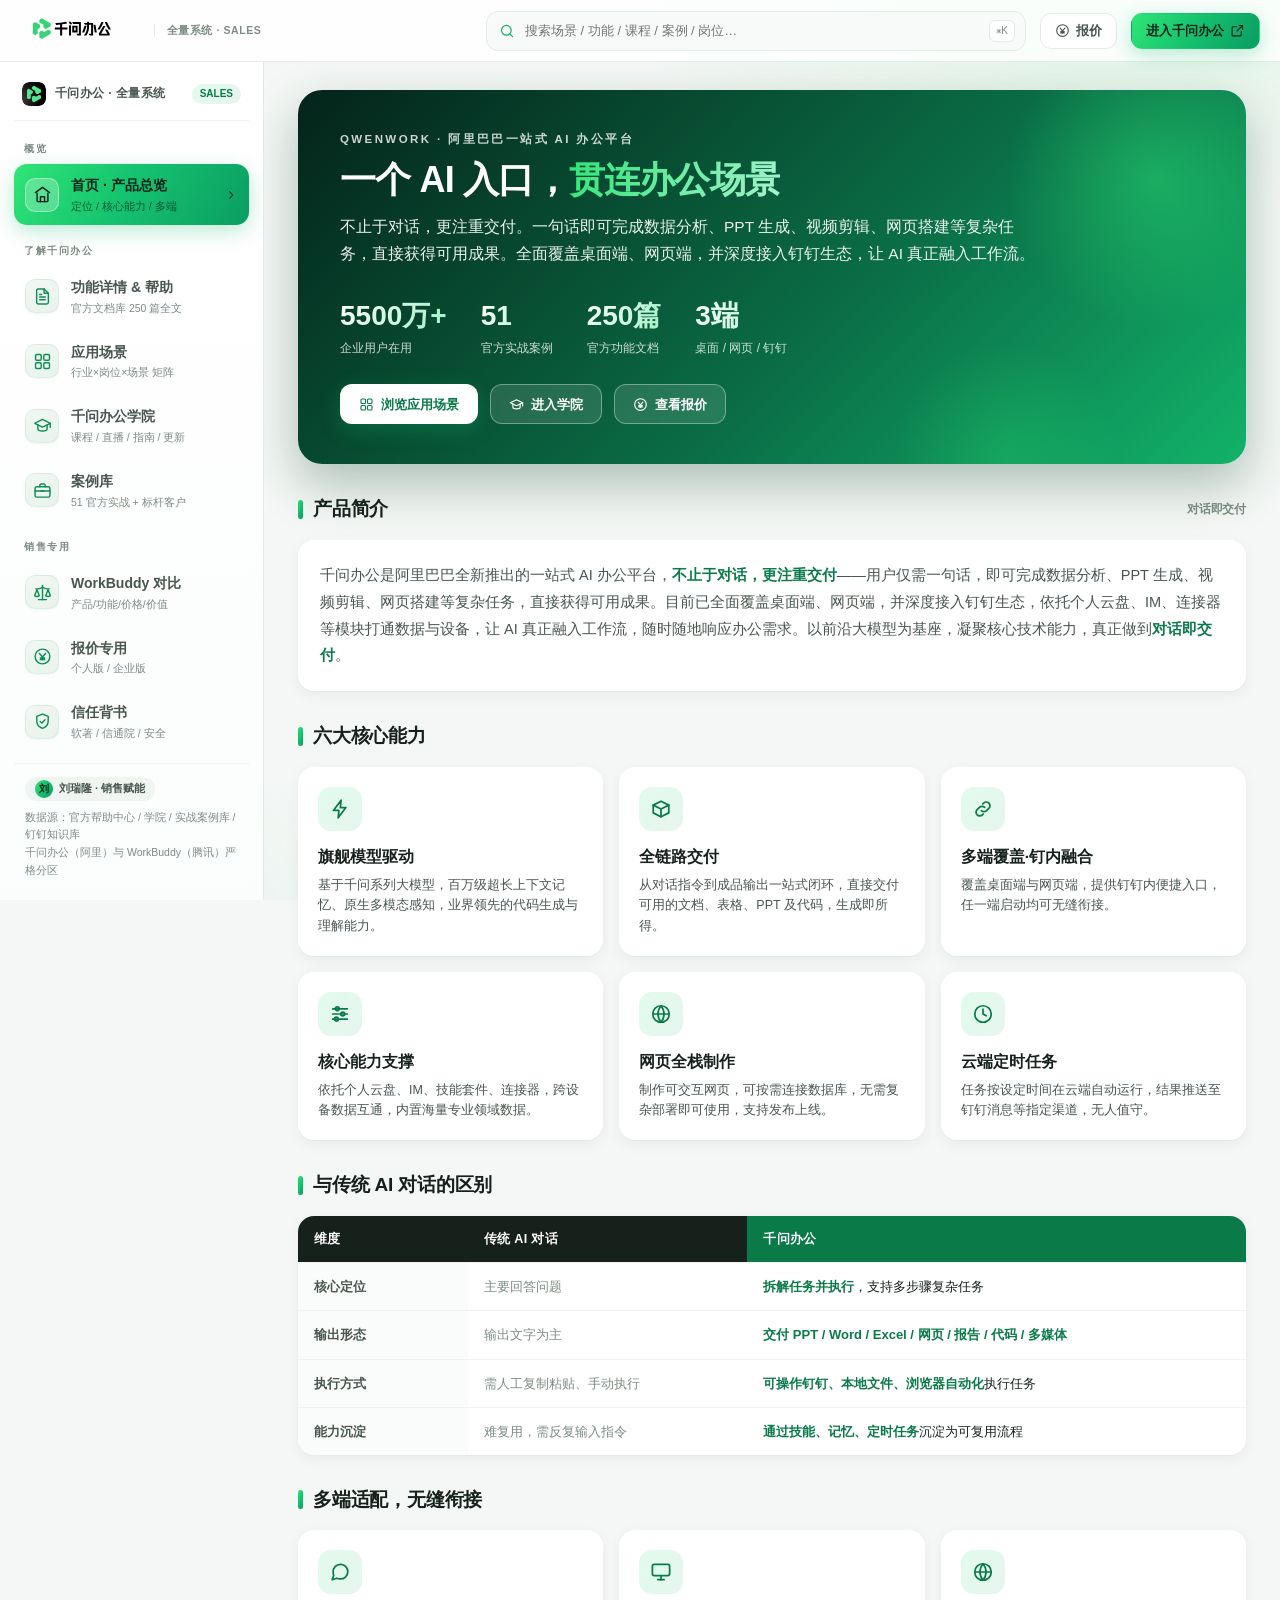
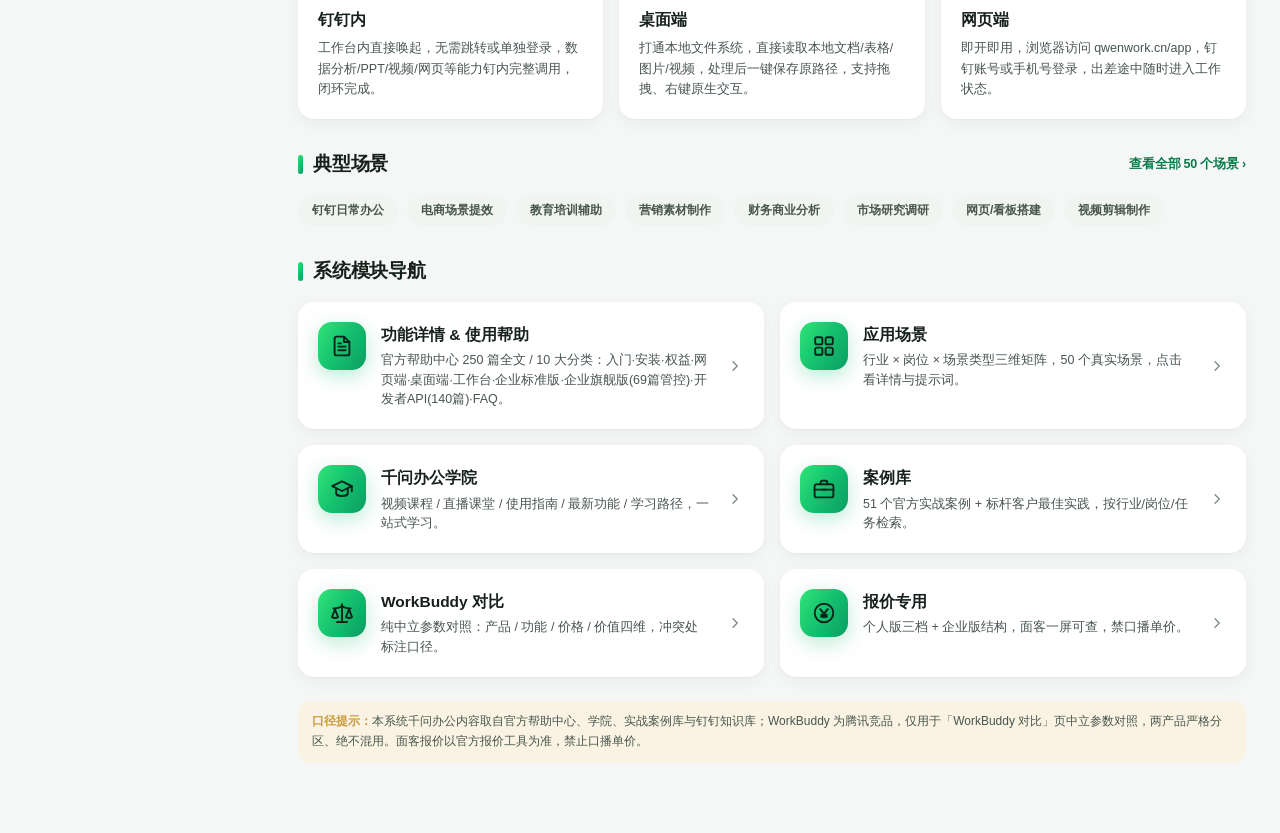
<file: index.html>
<!DOCTYPE html>
<html lang="zh-CN">
<head>
<meta charset="UTF-8">
<meta name="viewport" content="width=device-width, initial-scale=1.0">
<title>千问办公 · 全量系统 | 产品总览</title>
<link rel="icon" type="image/png" sizes="32x32" href="assets/brand/jiaoyin-favicon-32.png">
<link rel="icon" type="image/png" sizes="16x16" href="assets/brand/jiaoyin-favicon-16.png">
<link rel="apple-touch-icon" sizes="180x180" href="assets/brand/jiaoyin-favicon-180.png">
<link rel="stylesheet" href="assets/style.css">
<style>
/* ===== 进站加载动画·视频版（首次访问播放一次） ===== */
#boot-loader{position:fixed;inset:0;z-index:9999;background:#eae9ef;display:flex;align-items:center;justify-content:center;opacity:1;transition:opacity .4s ease}
#boot-loader.out{opacity:0;pointer-events:none}
#boot-inner{display:flex;flex-direction:column;align-items:center;gap:clamp(18px,3.2vh,30px)}
#boot-stage{position:relative;width:min(60vw,56vh,400px);aspect-ratio:1/1;padding:1.5px;border-radius:30px;background:linear-gradient(140deg,#2fe577 0%,#0a7a49 48%,#2fd978 100%);box-shadow:0 0 0 1px rgba(47,229,119,.16),0 14px 46px rgba(10,122,73,.16),0 0 60px rgba(47,229,119,.22)}
#boot-frame{position:relative;width:100%;height:100%;border-radius:28.5px;overflow:hidden;background:#eae9ef}
#boot-video{width:100%;height:100%;object-fit:contain;display:block}
#boot-title{font-size:clamp(15px,2.1vw,20px);letter-spacing:.16em;font-weight:600;color:#0a7a49;text-indent:.16em}
#boot-title b{color:#2fd978;margin:0 .4em;font-weight:800}
@media (prefers-reduced-motion:reduce){#boot-stage{animation:none}}
</style>
</head>
<body>
<div id="boot-loader" hidden>
  <div id="boot-inner">
    <div id="boot-stage">
      <div id="boot-frame">
        <video id="boot-video" src="assets/brand/jiaoyin-boot.mp4" autoplay muted playsinline preload="auto"></video>
      </div>
    </div>
    <div id="boot-title">千问办公<b>·</b>全量系统</div>
  </div>
</div>
<div id="topbar-slot"></div>
<nav class="sidenav" id="sidenav"></nav>
<div class="main">
  <div class="page">

    <section class="hero fade-in">
      <div class="he">QWENWORK · 阿里巴巴一站式 AI 办公平台</div>
      <h1>一个 AI 入口，<span class="hl">贯连办公场景</span></h1>
      <p>不止于对话，更注重交付。一句话即可完成数据分析、PPT 生成、视频剪辑、网页搭建等复杂任务，直接获得可用成果。全面覆盖桌面端、网页端，并深度接入钉钉生态，让 AI 真正融入工作流。</p>
      <div class="hstats">
        <div class="hs"><div class="num">5500万+</div><div class="lab">企业用户在用</div></div>
        <div class="hs"><div class="num">51</div><div class="lab">官方实战案例</div></div>
        <div class="hs"><div class="num">250篇</div><div class="lab">官方功能文档</div></div>
        <div class="hs"><div class="num">3端</div><div class="lab">桌面 / 网页 / 钉钉</div></div>
      </div>
      <div class="hbtns">
        <a class="btn pri" href="scenarios.html"><svg class="ic-svg" viewBox="0 0 24 24" fill="none" stroke="currentColor" stroke-width="1.8" stroke-linecap="round" stroke-linejoin="round"><rect x="3.2" y="3.2" width="7.2" height="7.2" rx="1.6"/><rect x="13.6" y="3.2" width="7.2" height="7.2" rx="1.6"/><rect x="3.2" y="13.6" width="7.2" height="7.2" rx="1.6"/><rect x="13.6" y="13.6" width="7.2" height="7.2" rx="1.6"/></svg>浏览应用场景</a>
        <a class="btn gho" href="academy.html"><svg class="ic-svg" viewBox="0 0 24 24" fill="none" stroke="currentColor" stroke-width="1.8" stroke-linecap="round" stroke-linejoin="round"><path d="M21.8 9.2 12 4.4 2.2 9.2 12 14z"/><path d="M6.2 11.4v5c0 1.4 2.6 2.6 5.8 2.6s5.8-1.2 5.8-2.6v-5"/><path d="M21.8 9.2v5.2"/></svg>进入学院</a>
        <a class="btn gho" href="pricing.html"><svg class="ic-svg" viewBox="0 0 24 24" fill="none" stroke="currentColor" stroke-width="1.8" stroke-linecap="round" stroke-linejoin="round"><circle cx="12" cy="12" r="9.3"/><path d="M8.2 8.2 12 12.6l3.8-4.4"/><path d="M12 12.6v3.6"/><path d="M9.2 13.8h5.6M9.2 15.8h5.6"/></svg>查看报价</a>
      </div>
    </section>

    <div class="sec-title reveal"><span class="bar"></span>产品简介<span class="cnt">对话即交付</span></div>
    <div class="card reveal" style="line-height:1.85;color:var(--ink2);font-size:14.5px">
      千问办公是阿里巴巴全新推出的一站式 AI 办公平台，<b style="color:var(--brand-deep)">不止于对话，更注重交付</b>——用户仅需一句话，即可完成数据分析、PPT 生成、视频剪辑、网页搭建等复杂任务，直接获得可用成果。目前已全面覆盖桌面端、网页端，并深度接入钉钉生态，依托个人云盘、IM、连接器等模块打通数据与设备，让 AI 真正融入工作流，随时随地响应办公需求。以前沿大模型为基座，凝聚核心技术能力，真正做到<b style="color:var(--brand-deep)">对话即交付</b>。
    </div>

    <div class="sec-title reveal"><span class="bar"></span>六大核心能力</div>
    <div class="grid g3" id="caps"></div>

    <div class="sec-title reveal"><span class="bar"></span>与传统 AI 对话的区别</div>
    <table class="cmp reveal">
      <thead><tr><th style="width:170px">维度</th><th>传统 AI 对话</th><th class="qw">千问办公</th></tr></thead>
      <tbody>
        <tr><td class="dim">核心定位</td><td class="no">主要回答问题</td><td><span class="yes">拆解任务并执行</span>，支持多步骤复杂任务</td></tr>
        <tr><td class="dim">输出形态</td><td class="no">输出文字为主</td><td><span class="yes">交付 PPT / Word / Excel / 网页 / 报告 / 代码 / 多媒体</span></td></tr>
        <tr><td class="dim">执行方式</td><td class="no">需人工复制粘贴、手动执行</td><td><span class="yes">可操作钉钉、本地文件、浏览器自动化</span>执行任务</td></tr>
        <tr><td class="dim">能力沉淀</td><td class="no">难复用，需反复输入指令</td><td><span class="yes">通过技能、记忆、定时任务</span>沉淀为可复用流程</td></tr>
      </tbody>
    </table>

    <div class="sec-title reveal"><span class="bar"></span>多端适配，无缝衔接</div>
    <div class="grid g3" id="ends"></div>

    <div class="sec-title reveal"><span class="bar"></span>典型场景<span class="more" onclick="location.href='scenarios.html'">查看全部 50 个场景 ›</span></div>
    <div class="chips reveal" id="typical" style="gap:9px"></div>

    <div class="sec-title reveal"><span class="bar"></span>系统模块导航</div>
    <div class="grid g2" id="mods"></div>

    <div class="note reveal" style="margin-top:24px"><b>口径提示：</b>本系统千问办公内容取自官方帮助中心、学院、实战案例库与钉钉知识库；WorkBuddy 为腾讯竞品，仅用于「WorkBuddy 对比」页中立参数对照，两产品严格分区、绝不混用。面客报价以官方报价工具为准，禁止口播单价。</div>

  </div>
</div>
<script src="assets/data.js"></script>
<script src="assets/cases-data.js"></script>
<script src="assets/learn-content.js"></script>
<script src="assets/app.js"></script>
<script>
initShell('index');

const CAPS=[
  {i:"zap",t:"旗舰模型驱动",d:"基于千问系列大模型，百万级超长上下文记忆、原生多模态感知，业界领先的代码生成与理解能力。"},
  {i:"box",t:"全链路交付",d:"从对话指令到成品输出一站式闭环，直接交付可用的文档、表格、PPT 及代码，生成即所得。"},
  {i:"link",t:"多端覆盖·钉内融合",d:"覆盖桌面端与网页端，提供钉钉内便捷入口，任一端启动均可无缝衔接。"},
  {i:"sliders",t:"核心能力支撑",d:"依托个人云盘、IM、技能套件、连接器，跨设备数据互通，内置海量专业领域数据。"},
  {i:"globe",t:"网页全栈制作",d:"制作可交互网页，可按需连接数据库，无需复杂部署即可使用，支持发布上线。"},
  {i:"clock",t:"云端定时任务",d:"任务按设定时间在云端自动运行，结果推送至钉钉消息等指定渠道，无人值守。"},
];
document.getElementById('caps').innerHTML=CAPS.map((c,i)=>`<div class="cap reveal" style="transition-delay:${i*40}ms"><div class="ci">${icon(c.i)}</div><h3>${c.t}</h3><p>${c.d}</p></div>`).join('');

const ENDS=[
  {i:"message",t:"钉钉内",d:"工作台内直接唤起，无需跳转或单独登录，数据分析/PPT/视频/网页等能力钉内完整调用，闭环完成。"},
  {i:"monitor",t:"桌面端",d:"打通本地文件系统，直接读取本地文档/表格/图片/视频，处理后一键保存原路径，支持拖拽、右键原生交互。"},
  {i:"globe",t:"网页端",d:"即开即用，浏览器访问 qwenwork.cn/app，钉钉账号或手机号登录，出差途中随时进入工作状态。"},
];
document.getElementById('ends').innerHTML=ENDS.map((c,i)=>`<div class="cap reveal" style="transition-delay:${i*40}ms"><div class="ci">${icon(c.i)}</div><h3>${c.t}</h3><p>${c.d}</p></div>`).join('');

const TYP=["钉钉日常办公","电商场景提效","教育培训辅助","营销素材制作","财务商业分析","市场研究调研","网页/看板搭建","视频剪辑制作"];
document.getElementById('typical').innerHTML=TYP.map(t=>`<span class="chip" onclick="location.href='scenarios.html'">${t}</span>`).join('');

const MODS=[
  {i:"docs",t:"功能详情 & 使用帮助",d:"官方帮助中心 250 篇全文 / 10 大分类：入门·安装·权益·网页端·桌面端·工作台·企业标准版·企业旗舰版(69篇管控)·开发者API(140篇)·FAQ。",h:"features.html"},
  {i:"grid",t:"应用场景",d:"行业 × 岗位 × 场景类型三维矩阵，50 个真实场景，点击看详情与提示词。",h:"scenarios.html"},
  {i:"cap",t:"千问办公学院",d:"视频课程 / 直播课堂 / 使用指南 / 最新功能 / 学习路径，一站式学习。",h:"academy.html"},
  {i:"briefcase",t:"案例库",d:"51 个官方实战案例 + 标杆客户最佳实践，按行业/岗位/任务检索。",h:"cases.html"},
  {i:"scale",t:"WorkBuddy 对比",d:"纯中立参数对照：产品 / 功能 / 价格 / 价值四维，冲突处标注口径。",h:"compare.html"},
  {i:"yuan",t:"报价专用",d:"个人版三档 + 企业版结构，面客一屏可查，禁口播单价。",h:"pricing.html"},
];
document.getElementById('mods').innerHTML=MODS.map((m,i)=>`<a class="mod reveal" style="transition-delay:${i*40}ms" href="${m.h}"><div class="mi">${icon(m.i)}</div><div><h3>${m.t}</h3><p>${m.d}</p></div><span class="go">${icon('chevron')}</span></a>`).join('');

// 触发 reveal
requestAnimationFrame(()=>document.querySelectorAll('.reveal').forEach(el=>el.classList.add('in')));

// ===== 进站加载动画（视频版）：每个会话仅首次进站播放 =====
(function(){
  const loader=document.getElementById('boot-loader');
  if(!loader) return;
  const reduced=window.matchMedia('(prefers-reduced-motion: reduce)').matches;
  if(sessionStorage.getItem('qw_boot_played')||reduced){loader.remove();return;}
  sessionStorage.setItem('qw_boot_played','1');
  loader.hidden=false;
  document.body.style.overflow='hidden';
  const video=loader.querySelector('video');
  const done=()=>{loader.classList.add('out');document.body.style.overflow='';setTimeout(()=>loader.remove(),450);};
  let finished=false;
  const finish=()=>{if(!finished){finished=true;done();}};
  video.addEventListener('ended',finish);
  video.addEventListener('error',()=>{loader.remove();document.body.style.overflow='';});
  // 兜底：ended 万一没触发（如旧浏览器），8 秒后强制结束
  setTimeout(finish,8000);
  // 视频可能已缓存并在监听前就结束
  if(video.readyState>=4&&video.ended) finish();
})();
</script>
</body>
</html>
</file>
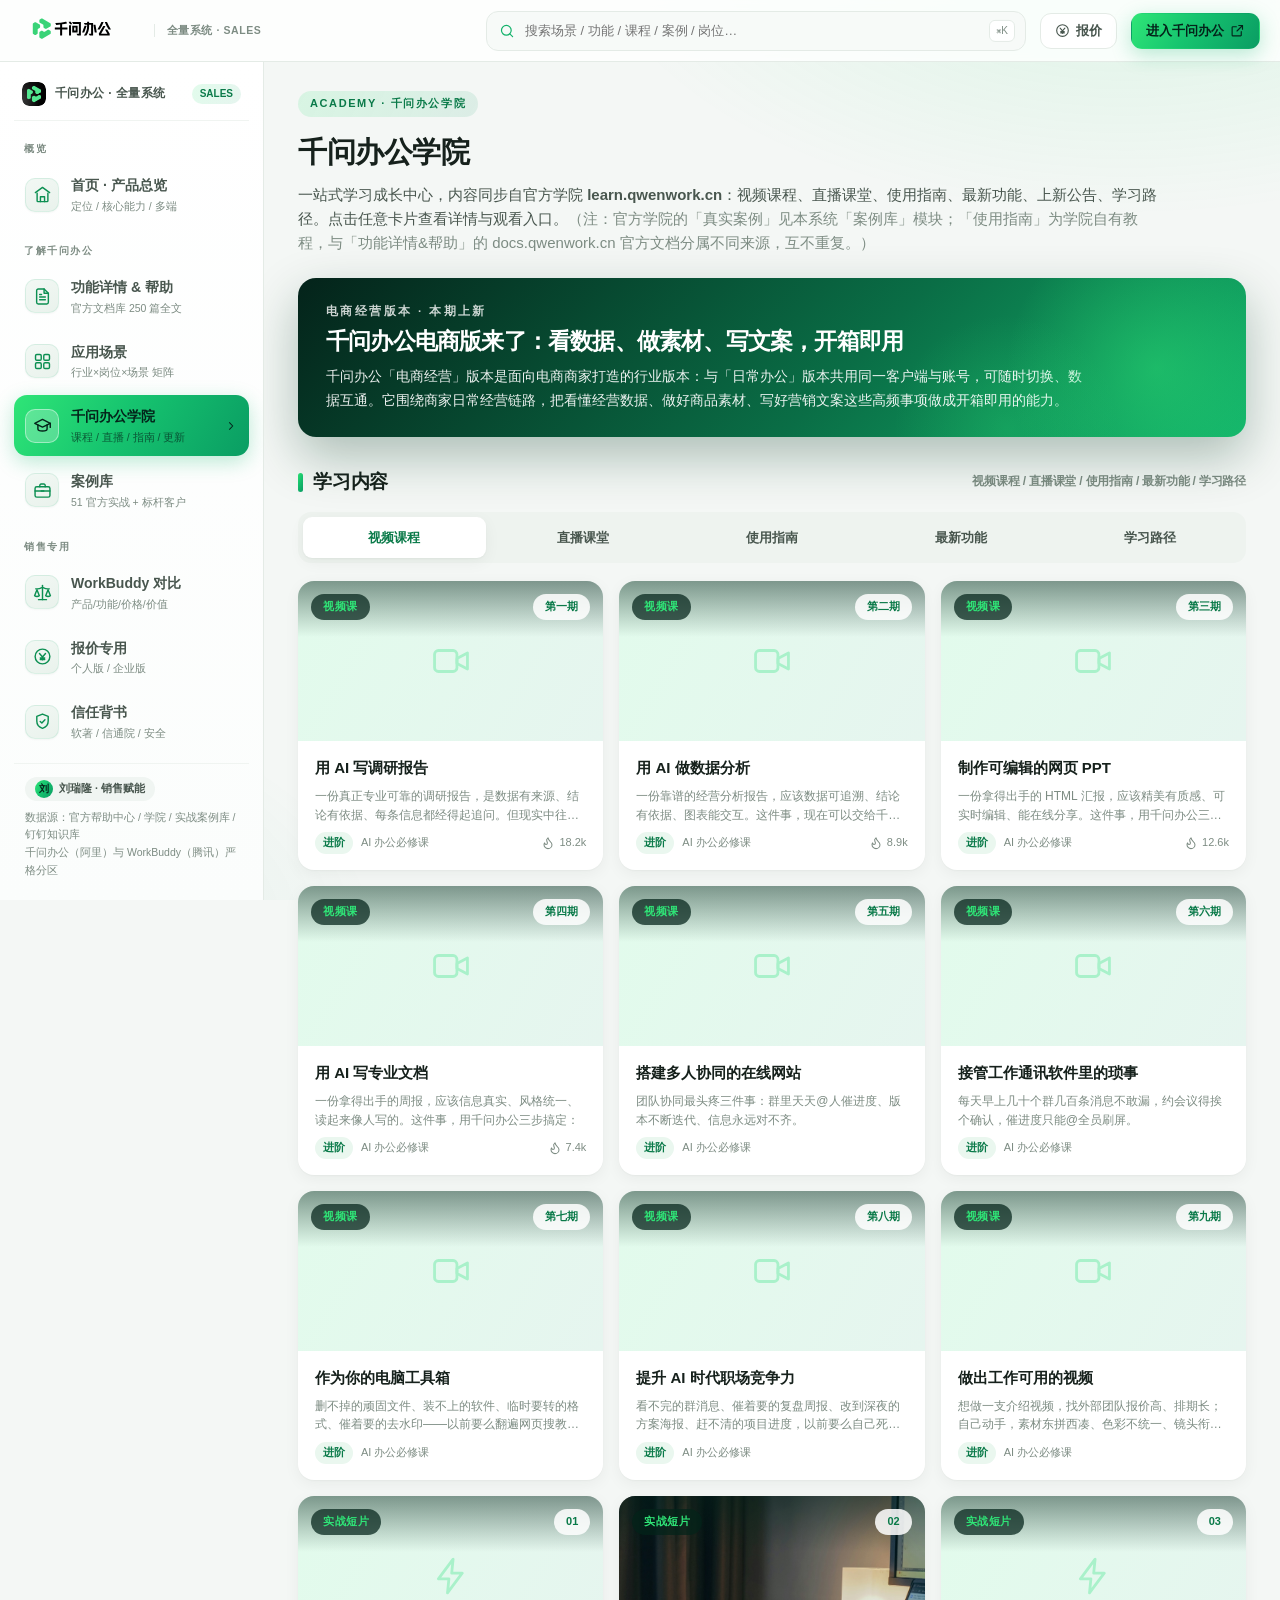
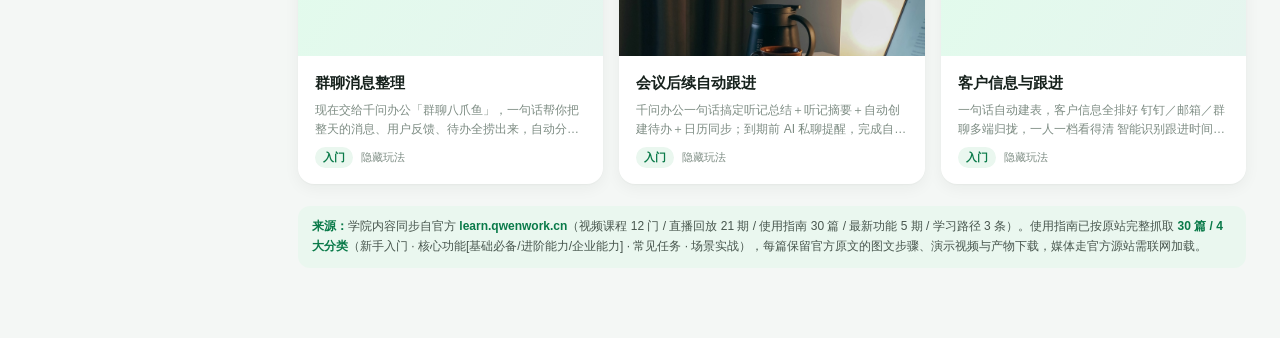
<file: academy.html>
<!DOCTYPE html>
<html lang="zh-CN">
<head>
<meta charset="UTF-8">
<meta name="viewport" content="width=device-width, initial-scale=1.0">
<title>千问办公学院 | 千问办公全量系统</title>
<link rel="icon" type="image/png" sizes="32x32" href="assets/brand/jiaoyin-favicon-32.png">
<link rel="icon" type="image/png" sizes="16x16" href="assets/brand/jiaoyin-favicon-16.png">
<link rel="apple-touch-icon" sizes="180x180" href="assets/brand/jiaoyin-favicon-180.png">
<link rel="stylesheet" href="assets/style.css">
</head>
<body>
<div id="topbar-slot"></div>
<nav class="sidenav" id="sidenav"></nav>
<div class="main">
  <div class="page">
    <div class="pagehead">
      <div class="eyebrow">ACADEMY · 千问办公学院</div>
      <h1>千问办公学院</h1>
      <p>一站式学习成长中心，内容同步自官方学院 <b>learn.qwenwork.cn</b>：视频课程、直播课堂、使用指南、最新功能、上新公告、学习路径。点击任意卡片查看详情与观看入口。<span style="color:var(--ink3)">（注：官方学院的「真实案例」见本系统「案例库」模块；「使用指南」为学院自有教程，与「功能详情&帮助」的 docs.qwenwork.cn 官方文档分属不同来源，互不重复。）</span></p>
    </div>

    <div id="newsBanner"></div>

    <div class="sec-title"><span class="bar"></span>学习内容<span class="cnt">视频课程 / 直播课堂 / 使用指南 / 最新功能 / 学习路径</span></div>
    <div class="tabs lm-tabs" id="tabs">
      <div class="tab on" data-t="course">视频课程</div>
      <div class="tab" data-t="live">直播课堂</div>
      <div class="tab" data-t="guide">使用指南</div>
      <div class="tab" data-t="update">最新功能</div>
      <div class="tab" data-t="path">学习路径</div>
    </div>
    <div id="panel"></div>

    <div class="note gr" style="margin-top:22px"><b>来源：</b>学院内容同步自官方 <b>learn.qwenwork.cn</b>（<span id="srcCount">…</span>）。使用指南已按原站完整抓取 <b>30 篇 / 4 大分类</b>（新手入门 · 核心功能[基础必备/进阶能力/企业能力] · 常见任务 · 场景实战），每篇保留官方原文的图文步骤、演示视频与产物下载，媒体走官方源站需联网加载。</div>
  </div>
</div>
<script src="assets/data.js"></script>
<script src="assets/learn-content.js"></script>
<script src="assets/guide-content.js"></script>
<script src="assets/manual-content.js"></script>
<script src="assets/app.js"></script>
<script>
initShell('academy');
const SC=(typeof siteContent!=='undefined'?siteContent:{});
const COURSES=SC.courses||[], UPDATES=SC.updates||[];
// 使用指南：优先用全量抓取的 ALL_GUIDES（30 篇 / 4 大分类，含原文图文视频），回退旧 siteContent.guides
const GUIDES=(typeof ALL_GUIDES!=='undefined'&&ALL_GUIDES.length)?ALL_GUIDES:(SC.guides||[]);
const LEARN_BASE="https://learn.qwenwork.cn/";
const PATHS=[
  {level:"入门",title:"零基础入门",items:["说清任务与要求","完成第一份初稿","通过追问改进结果"]},
  {level:"进阶",title:"日常提效",items:["组织信息与表达","分析数据与材料","核验结论与来源"]},
  {level:"高阶",title:"进阶工作流",items:["拆解复杂任务","设置复核节点","沉淀模板与流程"]},
];
function img(u){ if(!u)return ''; if(/^https?:/.test(u))return u; if(u.indexOf('local:')===0)return u.slice(6); return u.startsWith('/')?LEARN_BASE.replace(/\/$/,'')+u:LEARN_BASE+u; }
function esc(s){ return (s||'').replace(/</g,'&lt;'); }

const KIND_IC={"视频课":"video","直播回放":"live","实战短片":"zap","demo":"flask","process":"refresh"};
function courseCard(c,i){
  const cover=img(c.image);
  const fic=icon(KIND_IC[c.kind]||'cap');
  const ficA=fic.replace(/"/g,'&quot;');
  return `<div class="course reveal" data-i="${i}" style="transition-delay:${(i%12)*30}ms">
    <div class="cov">${cover?`<img src="${cover}" style="width:100%;height:100%;object-fit:cover" onerror="this.outerHTML='<span class=em>${ficA}</span>'">`:`<span class="em">${fic}</span>`}
      <span class="kind">${c.kind||'课程'}</span>${c.episode?`<span class="ep">${c.episode}</span>`:''}</div>
    <div class="cb"><h3>${c.shortTitle||c.title}</h3><div class="cd">${esc(c.desc)||''}</div>
      <div class="cm"><span class="lv">${c.level||'通用'}</span><span>${c.category||''}</span>${c.clicks?`<span class="ic-inline" style="margin-left:auto">${icon('flame')}${(c.clicks/1000).toFixed(1)}k</span>`:''}</div>
    </div></div>`;
}
function guideCard(g,i){
  const ic = g.cat==='场景实战' ? 'store'
           : g.cat==='常见任务' ? 'wrench'
           : g.cat==='常见问题' ? 'help'
           : g.sub==='企业能力' ? 'building'
           : g.sub==='进阶能力' ? 'layers'
           : g.sub==='基础必备' ? 'sliders' : 'book';
  return `<div class="cap reveal gcard" data-g="${i}" style="cursor:pointer;transition-delay:${(i%12)*25}ms">
    <div class="ci">${icon(ic)}</div>
    <h3>${esc(g.short||g.title)}</h3>
    <p>${esc(g.desc||'').slice(0,66)}</p>
    <div class="gcard-go">查看指南 →</div></div>`;
}
// 使用指南：按原站 4 大分类（核心功能再分 基础必备/进阶能力/企业能力）分组展示全部指南
function renderGuideGroups(){
  const order=[], byCat={};
  GUIDES.forEach((g,i)=>{
    const cat=g.cat||'其他';
    if(!byCat[cat]){ byCat[cat]={n:0,subOrder:[],bySub:{}}; order.push(cat); }
    const c=byCat[cat]; c.n++;
    const sk=g.sub||'';
    if(!c.bySub[sk]){ c.bySub[sk]=[]; c.subOrder.push(sk); }
    c.bySub[sk].push({g,i});
  });
  return order.map(cat=>{
    const c=byCat[cat];
    const inner=c.subOrder.map(sk=>{
      const items=c.bySub[sk];
      const subHead=sk?`<div class="gs-sub">${esc(sk)}<span>${items.length}</span></div>`:'';
      return subHead+`<div class="grid g3">${items.map(x=>guideCard(x.g,x.i)).join('')}</div>`;
    }).join('');
    return `<div class="guide-sec"><div class="gs-head"><span class="gs-bar"></span>${esc(cat)}<span class="gs-cnt">${c.n} 篇</span></div>${inner}</div>`;
  }).join('');
}
function renderPanel(t){
  const p=document.getElementById('panel');
  if(t==='course'){
    const list=COURSES.map((c,i)=>({c,i})).filter(x=>x.c.kind==='视频课'||x.c.kind==='实战短片');
    p.innerHTML=`<div class="grid g3">${list.map(x=>courseCard(x.c,x.i)).join('')}</div>`;
    bindCourses();
  } else if(t==='live'){
    const list=COURSES.map((c,i)=>({c,i})).filter(x=>x.c.kind==='直播回放');
    p.innerHTML=`<div class="grid g3">${list.map(x=>courseCard(x.c,x.i)).join('')}</div>`;
    bindCourses();
  } else if(t==='guide'){
    p.innerHTML=renderGuideGroups();
    p.querySelectorAll('[data-g]').forEach(el=>el.addEventListener('click',()=>openGuide(+el.dataset.g)));
  } else if(t==='update'){
    p.innerHTML=`<div class="tl">${UPDATES.map(u=>`
      <div class="tli reveal"><div class="td">${u.date||''} · ${u.tag||'更新'}</div><h3>${u.title}</h3><p>${esc(u.desc)||''}</p>
      ${(u.features||[]).length?`<div style="margin-top:10px;display:flex;flex-direction:column;gap:7px">${u.features.map(f=>`<div style="font-size:12.5px;color:var(--ink2)"><b style="color:var(--brand-deep)">▸ ${esc(f.title)}</b> — ${esc(f.description)||''}</div>`).join('')}</div>`:''}
      ${u.source?`<a href="${u.source}" target="_blank" style="display:inline-block;margin-top:10px;font-size:12px;color:var(--brand-deep);font-weight:650">阅读原文 ›</a>`:''}
      </div>`).join('')}</div>`;
  } else if(t==='path'){
    p.innerHTML=`<div class="grid g3">${PATHS.map((x,i)=>`<div class="path reveal" style="transition-delay:${i*60}ms"><span class="lv">${x.level}</span><h3>${x.title}</h3><ul>${x.items.map(it=>`<li>${it}</li>`).join('')}</ul></div>`).join('')}</div>
    <div class="note gr" style="margin-top:18px"><b>学习建议：</b>按「入门 → 进阶 → 高阶」循序渐进。每阶段配合对应视频课程与使用指南实践，最快上手。</div>`;
  }
  requestAnimationFrame(()=>p.querySelectorAll('.reveal').forEach(el=>el.classList.add('in')));
}
function bindCourses(){ document.querySelectorAll('.course[data-i]').forEach(el=>el.addEventListener('click',()=>openCourse(+el.dataset.i))); }

function openCourse(i){
  const c=COURSES[i]; if(!c)return;
  const cover=img(c.image);
  const vid=c.video||'';
  openModal(`
    <div class="modal-h"><button class="modal-x" data-close>${icon('x')}</button>
      <div class="eyebrow">${c.kind||'课程'} · ${c.category||''} ${c.episode||''}</div>
      <h2>${c.title}</h2>
      <div class="tags"><span class="tag">${c.level||'通用'}</span>${c.series?`<span class="tag">${c.series}</span>`:''}</div>
    </div>
    <div class="modal-b">
      ${vid?`<div class="msec"><div class="mh"><span class="mi">${icon('play')}</span>课程演示</div>
        <video controls playsinline preload="metadata" src="${vid}" style="display:block;width:100%;max-width:640px;aspect-ratio:16/9;object-fit:cover;background:#0d1512;border-radius:14px;box-shadow:var(--sh1)"></video></div>`
        :(cover?`<img src="${cover}" style="width:100%;border-radius:14px;margin-bottom:18px;box-shadow:var(--sh1)" onerror="this.style.display='none'">`:'')}
      <div class="msec"><div class="mh"><span class="mi">${icon('docs')}</span>课程介绍</div><p>${esc(c.desc)||''}</p></div>
      ${c.body?`<div class="msec"><div class="mh"><span class="mi">${icon('edit')}</span>课程要点</div><div class="prose" style="font-size:13.5px">${c.body.split('\n').filter(x=>x.trim()).map(x=>`<p>${esc(x)}</p>`).join('')}</div></div>`:''}
    </div>
    <div class="modal-f">
      ${c.watch?`<a class="btn pri sm" href="${c.watch}" target="_blank">${icon('play')}观看课程</a>`:''}
      ${c.article?`<a class="btn gho sm" href="${c.article}" target="_blank">${icon('docs')}图文详情</a>`:''}
      ${c.source?`<a class="btn gho sm" href="${c.source}" target="_blank">${icon('link')}官方来源</a>`:''}
      <span class="sp" style="font-size:11px;color:var(--ink3)">${c.clicks?'<span class="ic-inline">'+icon('flame')+c.clicks.toLocaleString()+' 次学习</span>':''}</span>
    </div>`);
}
function openCourseById(id){ const i=COURSES.findIndex(c=>c.id===id); if(i>=0){ openCourse(i); return true; } return false; }
function openGuide(i){
  const g=GUIDES[i]; if(!g)return;
  // 指南原文：新结构直接用 g.html（抓取自 learn.qwenwork.cn/docs 全文，含官方 supabase 与 /docs/assets 图文视频）；
  // 回退旧 guideArticles / manualArticles
  let art=g.html||((typeof guideArticles!=='undefined'&&guideArticles[g.id])?guideArticles[g.id]:'')
        ||((typeof manualArticles!=='undefined'&&manualArticles[g.id])?(manualArticles[g.id].html||''):'');
  art=String(art).replace(/preload="metadata"/g,'preload="auto"'); // 演示视频默认载首帧，避免打开时是空框
  const intro=g.desc||g.intro||'';
  const crumb=['使用指南',g.cat,g.sub].filter(Boolean).join(' · ');
  const courseIdx=g.course?COURSES.findIndex(c=>c.id===g.course):-1;
  const courseBtn=g.course?(courseIdx>=0
      ? `<button class="btn gho sm" onclick="openCourseById('${g.course}')">${icon('video')}相关课程</button>`
      : `<a class="btn gho sm" href="${LEARN_BASE}courses/#${g.course}" target="_blank">${icon('video')}相关课程</a>`)
    : '';
  openModal(`
    <div class="modal-h"><button class="modal-x" data-close>${icon('x')}</button>
      <div class="eyebrow">${esc(crumb)}</div><h2>${esc(g.title)}</h2>
      ${(g.cat||g.sub)?`<div class="tags">${g.cat?`<span class="tag">${esc(g.cat)}</span>`:''}${g.sub?`<span class="tag">${esc(g.sub)}</span>`:''}</div>`:''}</div>
    <div class="modal-b">
      ${intro?`<div class="msec"><div class="mh"><span class="mi">${icon('docs')}</span>简介</div><p>${esc(intro)}</p></div>`:''}
      ${art?`<div class="msec"><div class="mh"><span class="mi">${icon('book')}</span>指南全文</div><div class="prose guide-prose">${art}</div></div>`
        :((g.steps||[]).length?`<div class="msec"><div class="mh"><span class="mi">${icon('sliders')}</span>操作步骤</div><div class="steps">${g.steps.map(s=>{const txt=(typeof s==='string')?s:((s.title||s.t||'')+((s.desc||s.d)?' — '+(s.desc||s.d):''));return `<div class="step"><span class="no"></span><span class="st">${esc(txt)}</span></div>`;}).join('')}</div></div>`:'')}
      ${g.callout?`<div class="note gr"><b>提示：</b>${esc(typeof g.callout==='string'?g.callout:(g.callout.text||''))}</div>`:''}
    </div>
    <div class="modal-f"><a class="btn pri sm" href="${g.source||LEARN_BASE}" target="_blank">${icon('cap')}官方学院 · 完整指南</a>${courseBtn}</div>`);
}

document.getElementById('tabs').addEventListener('click',e=>{
  const t=e.target.closest('.tab'); if(!t)return;
  document.querySelectorAll('.tab').forEach(x=>x.classList.remove('on')); t.classList.add('on');
  renderPanel(t.dataset.t);
});
// 深链 #c-id / #g-id / #u-id
(function(){const h=location.hash.slice(1);
  if(h.startsWith('c-')){const id=h.slice(2);const i=COURSES.findIndex(c=>c.id===id);if(i>=0){document.querySelector('[data-t="course"]').click();setTimeout(()=>openCourse(i),150);return;}}
  if(h.startsWith('g-')){const id=h.slice(2);const i=GUIDES.findIndex(g=>g.id===id);if(i>=0){document.querySelector('[data-t="guide"]').click();setTimeout(()=>openGuide(i),150);return;}}
  if(h.startsWith('u-')){document.querySelector('[data-t="update"]').click();return;}
})();
renderPanel('course');
// 上新公告横幅（learn.qwenwork.cn announcement 模块）
(function(){const el=document.getElementById('newsBanner');if(!el)return;
  const a=SC.announcement; if(!a||!a.enabled)return;
  const title=(Array.isArray(a.title)?a.title.join(''):a.title)||'';
  const desc=(Array.isArray(a.description)?a.description.join(' '):a.description)||'';
  const href=(a.primaryHref||'').replace('learn.qwenwork.host','learn.qwenwork.cn');
  el.innerHTML=`<div class="hero reveal in" style="padding:24px 28px;margin-bottom:20px;border-radius:18px">
    <div class="he">${esc(a.kicker||'')} · ${esc(a.entryLabel||'本期上新')}</div>
    <h1 style="font-size:23px;margin:8px 0 10px">${esc(title)}</h1>
    <p style="font-size:13.5px;max-width:760px">${esc(desc).slice(0,180)}${desc.length>180?'…':''}</p>
  </div>`;})();
(function(){const el=document.getElementById('srcCount');if(!el)return;
  const vid=COURSES.filter(c=>c.kind==='视频课'||c.kind==='实战短片').length;
  const live=COURSES.filter(c=>c.kind==='直播回放').length;
  el.textContent=`视频课程 ${vid} 门 / 直播回放 ${live} 期 / 使用指南 ${GUIDES.length} 篇 / 最新功能 ${UPDATES.length} 期 / 学习路径 ${PATHS.length} 条`;})();
</script>
</body>
</html>
</file>
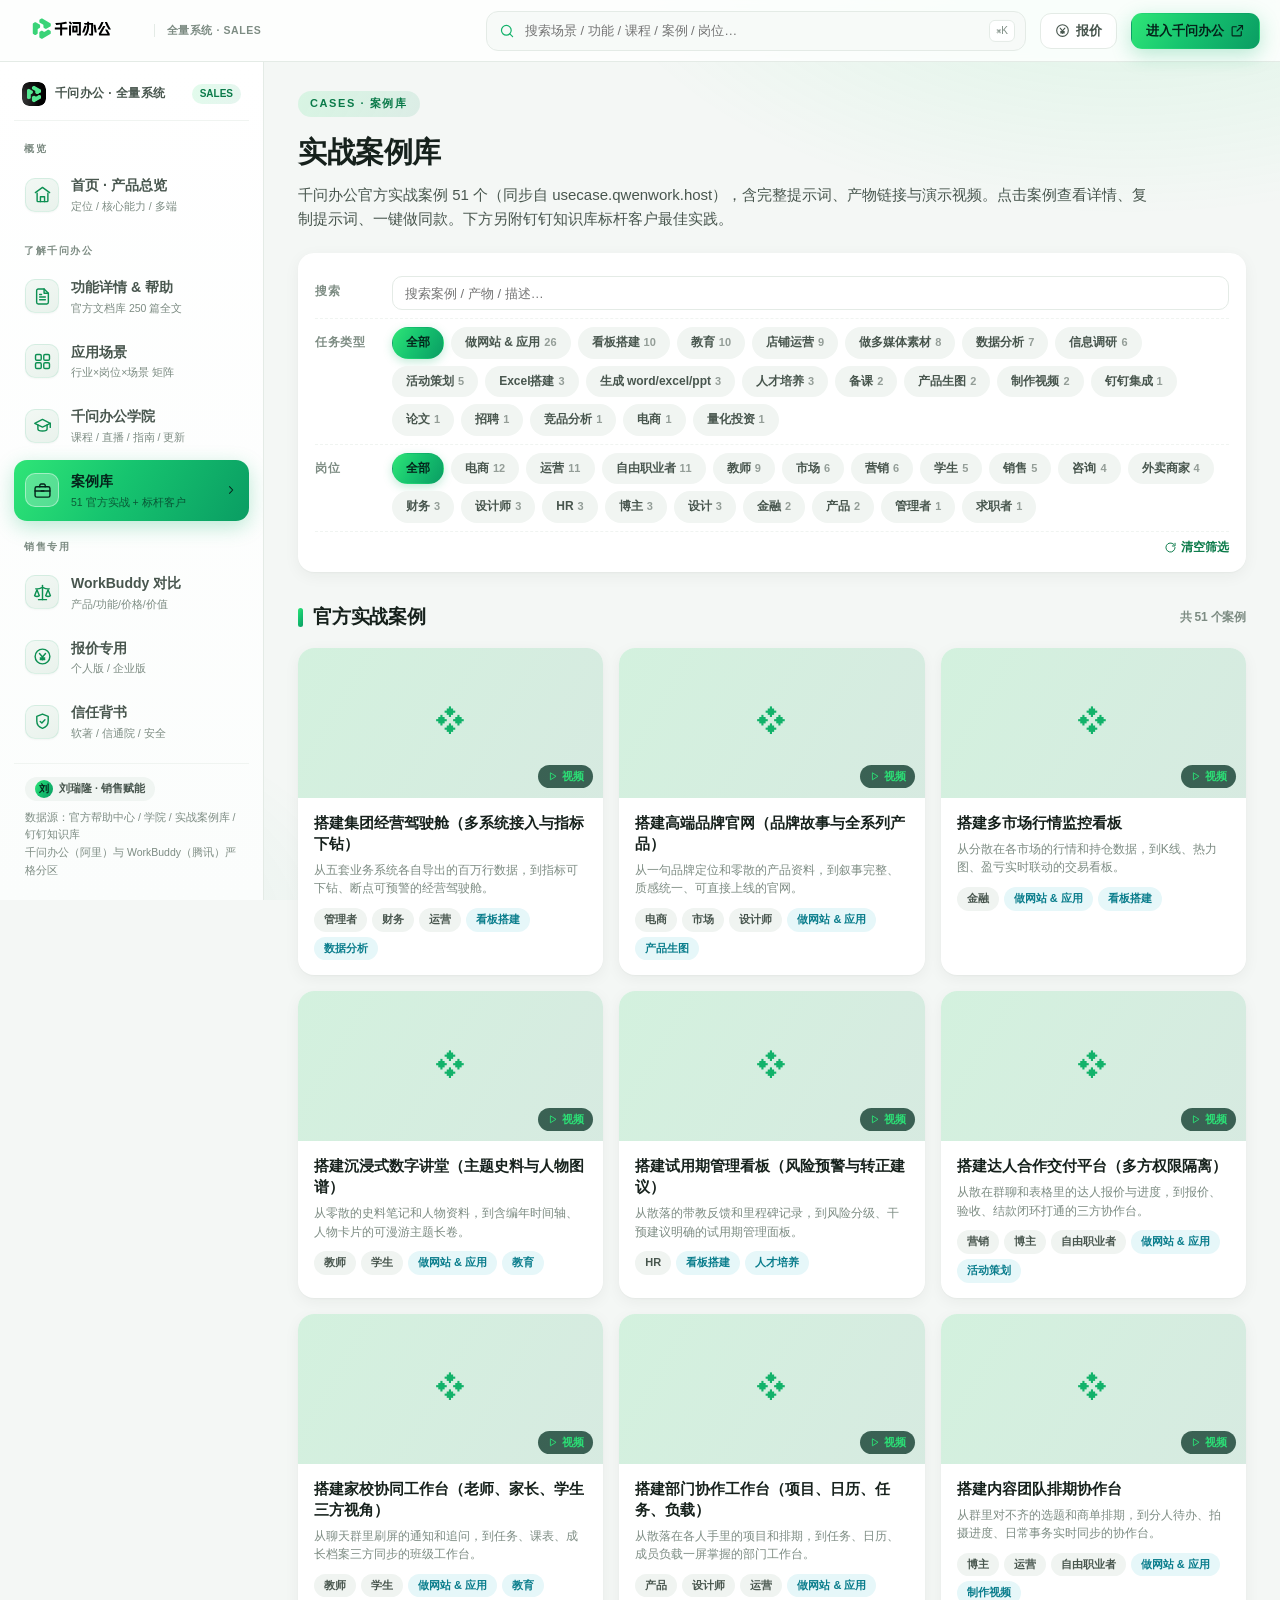
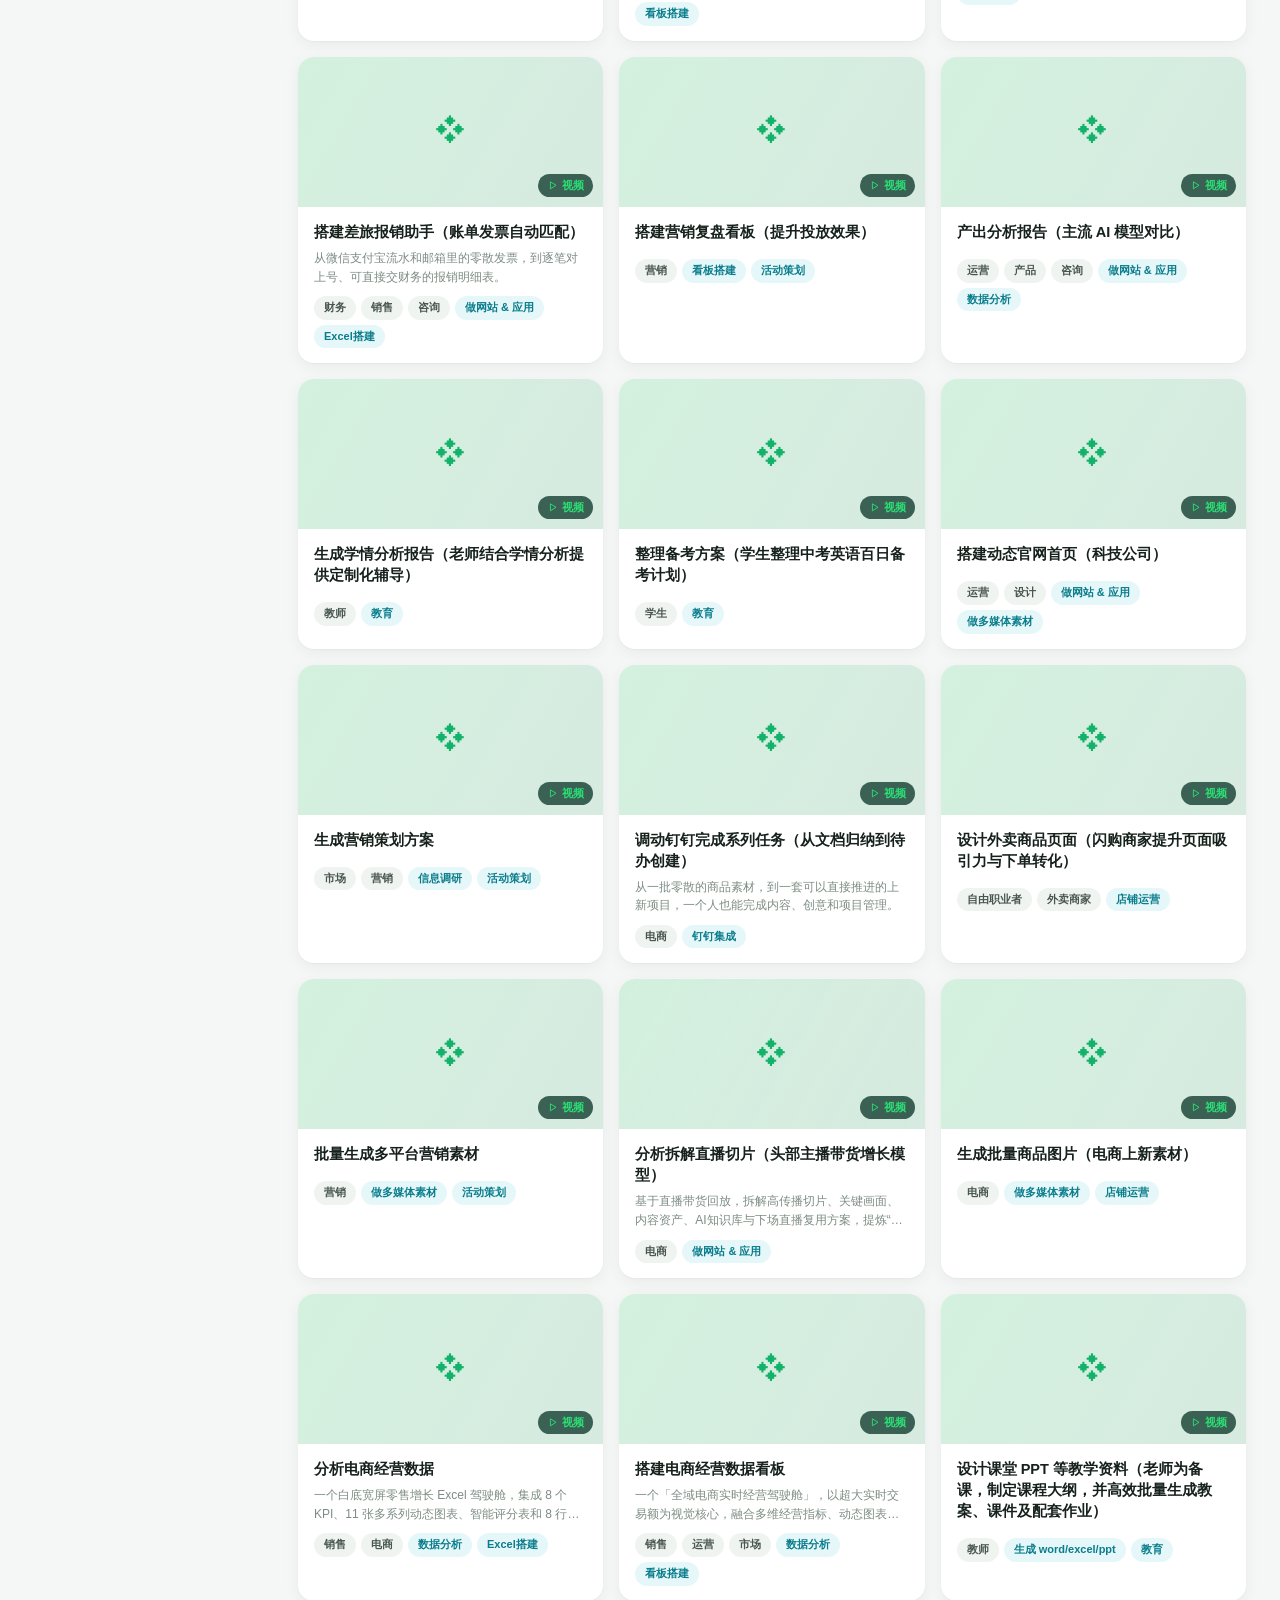
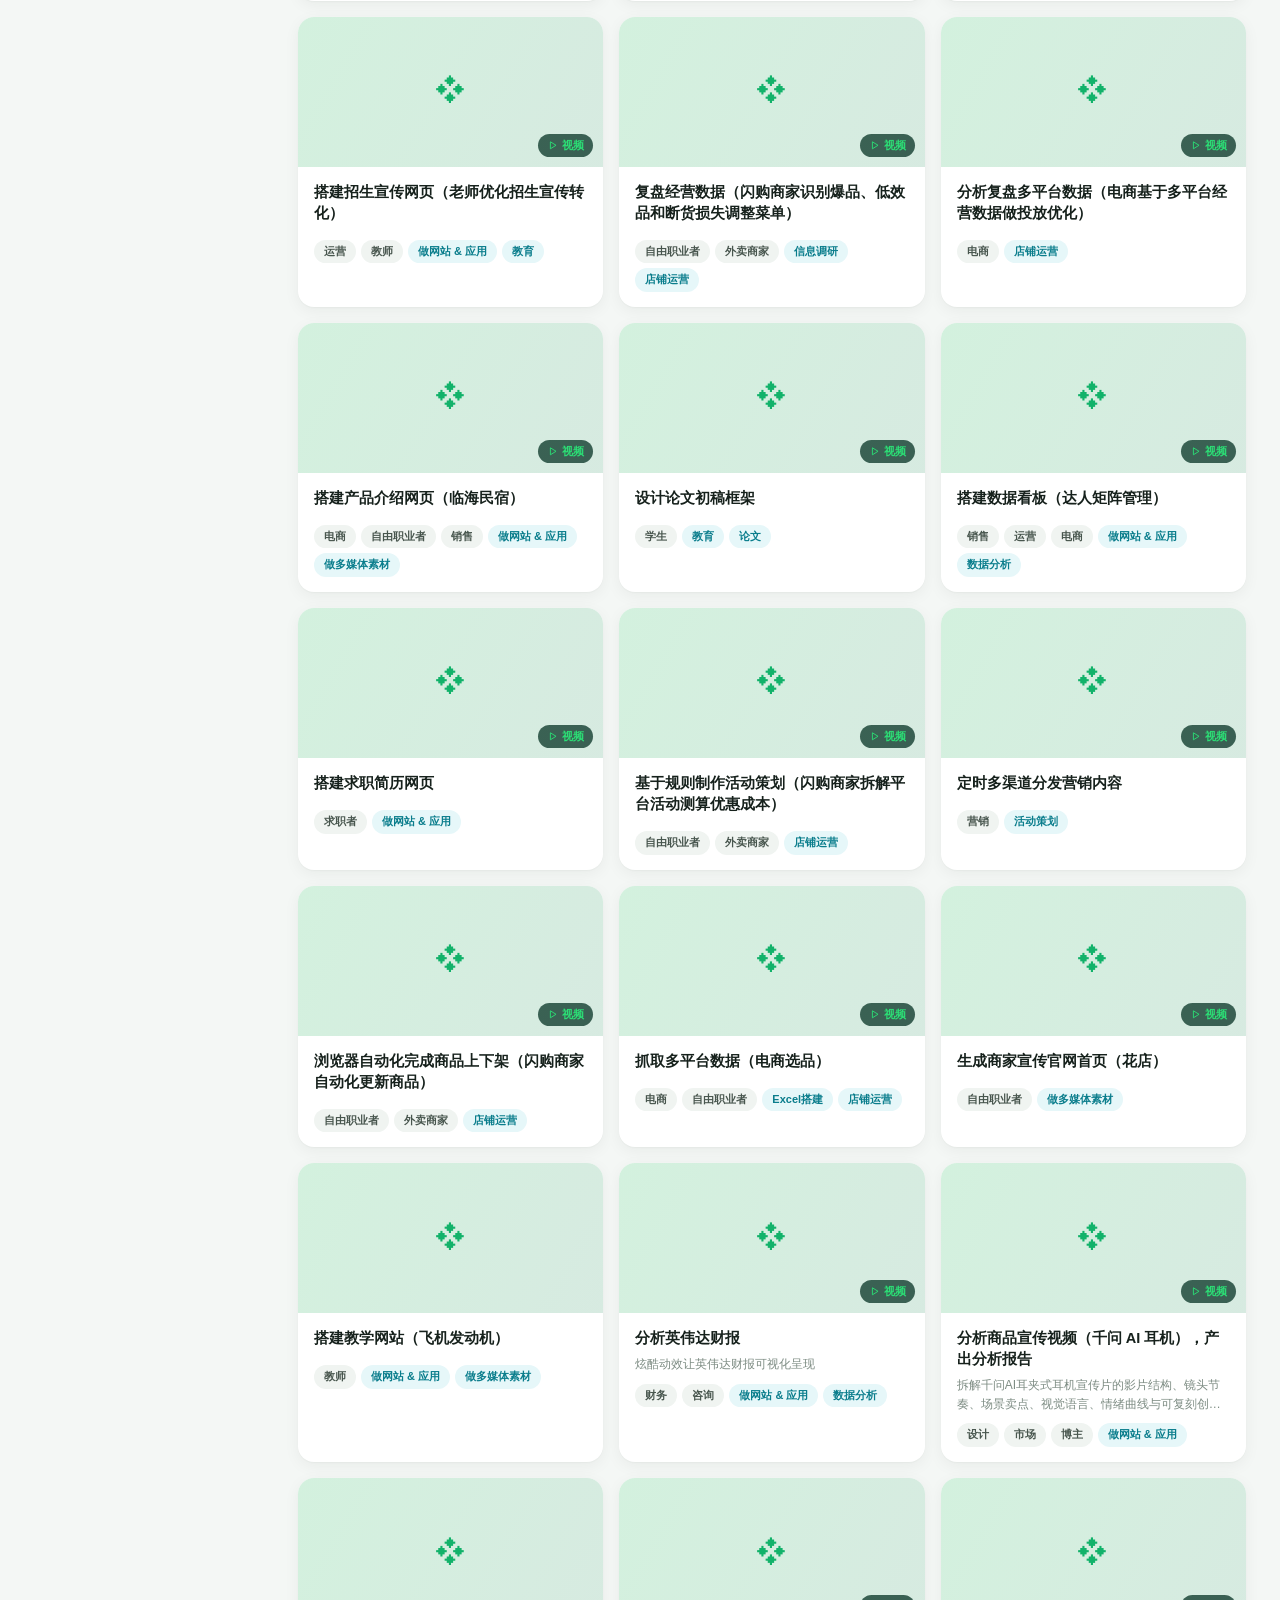
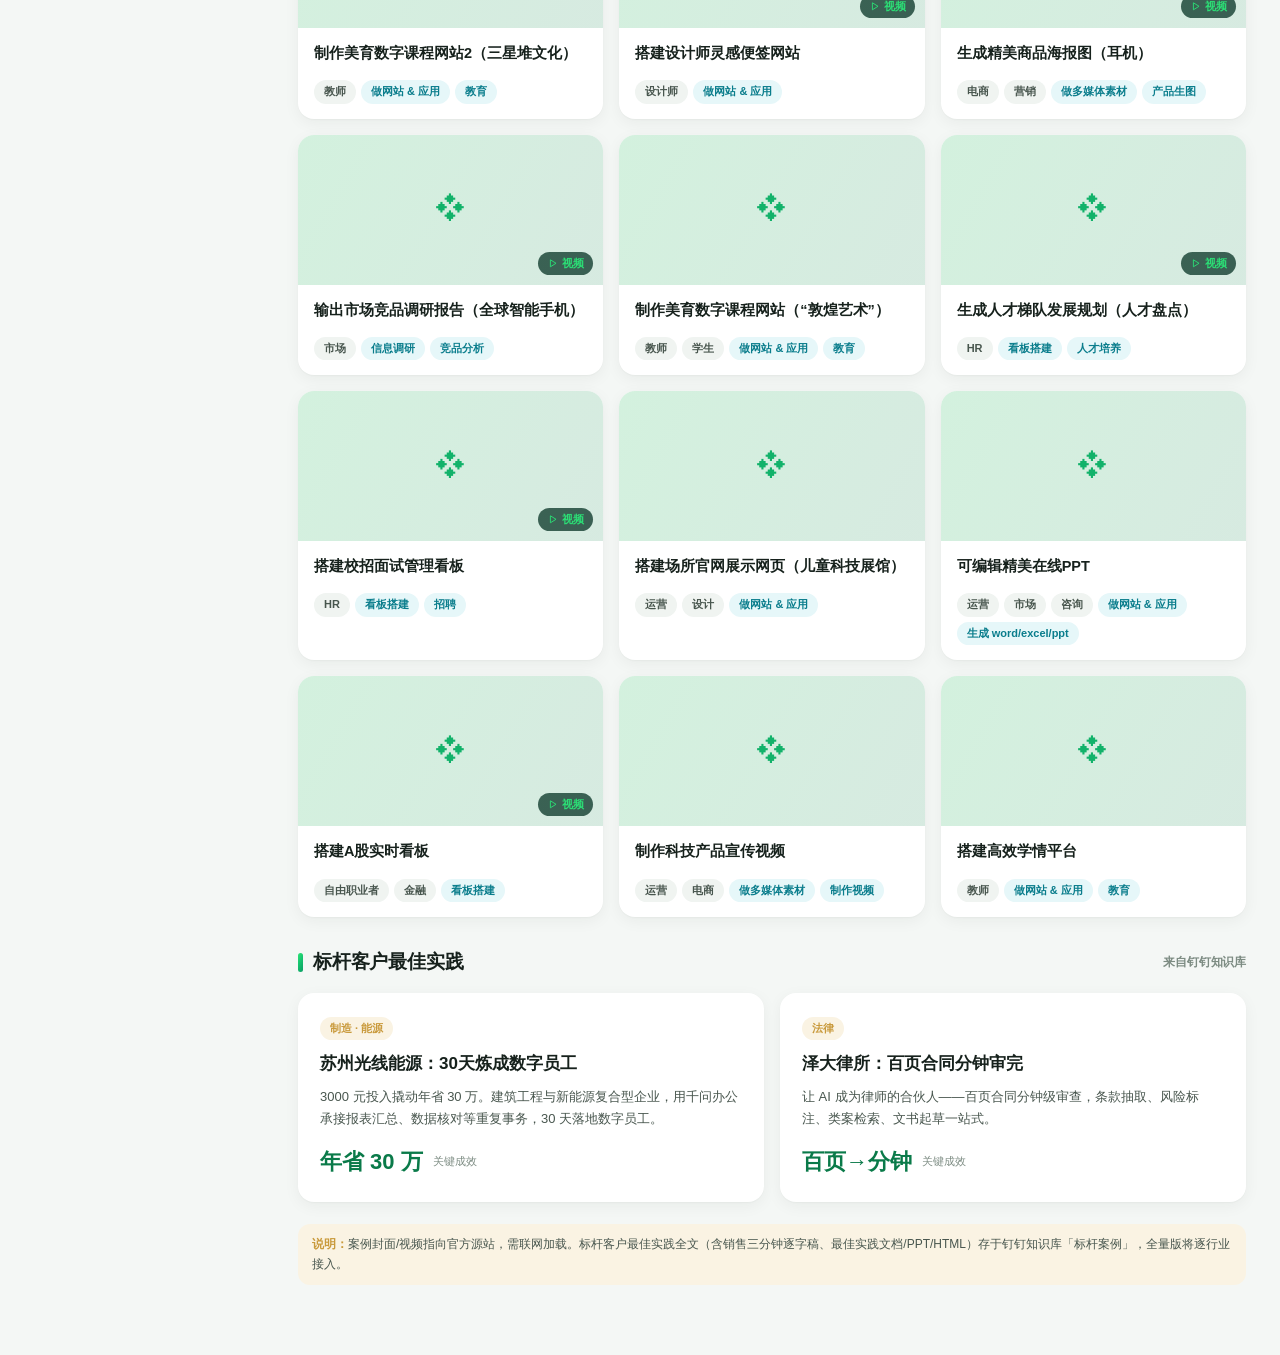
<file: cases.html>
<!DOCTYPE html>
<html lang="zh-CN">
<head>
<meta charset="UTF-8">
<meta name="viewport" content="width=device-width, initial-scale=1.0">
<title>案例库 | 千问办公全量系统</title>
<link rel="icon" type="image/png" sizes="32x32" href="assets/brand/jiaoyin-favicon-32.png">
<link rel="icon" type="image/png" sizes="16x16" href="assets/brand/jiaoyin-favicon-16.png">
<link rel="apple-touch-icon" sizes="180x180" href="assets/brand/jiaoyin-favicon-180.png">
<link rel="stylesheet" href="assets/style.css">
</head>
<body>
<div id="topbar-slot"></div>
<nav class="sidenav" id="sidenav"></nav>
<div class="main">
  <div class="page">
    <div class="pagehead">
      <div class="eyebrow">CASES · 案例库</div>
      <h1>实战案例库</h1>
      <p>千问办公官方实战案例 51 个（同步自 usecase.qwenwork.host），含完整提示词、产物链接与演示视频。点击案例查看详情、复制提示词、一键做同款。下方另附钉钉知识库标杆客户最佳实践。</p>
    </div>

    <div class="filters" id="filters"></div>
    <div class="sec-title"><span class="bar"></span>官方实战案例<span class="cnt" id="cnt"></span></div>
    <div class="grid g3" id="grid"></div>

    <div class="sec-title"><span class="bar"></span>标杆客户最佳实践<span class="cnt">来自钉钉知识库</span></div>
    <div class="grid g2" id="bench"></div>

    <div class="note" style="margin-top:22px"><b>说明：</b>案例封面/视频指向官方源站，需联网加载。标杆客户最佳实践全文（含销售三分钟逐字稿、最佳实践文档/PPT/HTML）存于钉钉知识库「标杆案例」，全量版将逐行业接入。</div>
  </div>
</div>
<script src="assets/data.js"></script>
<script src="assets/cases-data.js"></script>
<script src="assets/app.js"></script>
<script>
initShell('cases');
const MEDIA_BASE="https://usecase.qwenwork.host";
const CASES=(typeof QW_CASES!=='undefined'?QW_CASES:[]), TASKS=(typeof QW_TASKS!=='undefined'?QW_TASKS:[]);
const ROLES=[...new Set(CASES.flatMap(c=>c.roles||[]))];
const state={task:new Set(),role:new Set(),q:''};

function renderFilters(){
  let h=`<div class="frow"><div class="fl">搜索</div><div class="chips" style="flex:1"><input id="cq" placeholder="搜索案例 / 产物 / 描述…" style="width:100%;height:34px;border:1px solid var(--line);border-radius:10px;padding:0 12px;font-size:13px;outline:none" value="${state.q}"></div></div>`;
  const tl=TASKS.map(t=>({t,n:CASES.filter(c=>(c.tasks||[]).includes(t)).length})).filter(x=>x.n>0).sort((a,b)=>b.n-a.n);
  h+=`<div class="frow"><div class="fl">任务类型</div><div class="chips"><span class="chip ${state.task.size===0?'on':''}" data-dim="task" data-val="__all__">全部</span>${tl.map(x=>`<span class="chip ${state.task.has(x.t)?'on':''}" data-dim="task" data-val="${x.t}">${x.t}<span class="n">${x.n}</span></span>`).join('')}</div></div>`;
  const rl=ROLES.map(r=>({r,n:CASES.filter(c=>(c.roles||[]).includes(r)).length})).sort((a,b)=>b.n-a.n);
  h+=`<div class="frow"><div class="fl">岗位</div><div class="chips"><span class="chip ${state.role.size===0?'on':''}" data-dim="role" data-val="__all__">全部</span>${rl.map(x=>`<span class="chip ${state.role.has(x.r)?'on':''}" data-dim="role" data-val="${x.r}">${x.r}<span class="n">${x.n}</span></span>`).join('')}</div></div>`;
  h+=`<div style="display:flex;justify-content:flex-end"><span class="freset" id="reset">${icon('refresh')}清空筛选</span></div>`;
  document.getElementById('filters').innerHTML=h;
  const q=document.getElementById('cq');
  q.addEventListener('input',()=>{state.q=q.value.trim().toLowerCase();renderGrid();});
}
function match(c){
  if(state.task.size&&!(c.tasks||[]).some(t=>state.task.has(t)))return false;
  if(state.role.size&&!(c.roles||[]).some(r=>state.role.has(r)))return false;
  if(state.q){const s=(c.title+c.desc+(c.out||'')+(c.tasks||[]).join('')+(c.roles||[]).join('')).toLowerCase();if(!s.includes(state.q))return false;}
  return true;
}
function cover(c){ if(!c.cover)return ''; return c.cover.startsWith('/')?MEDIA_BASE+c.cover:c.cover; }
function renderGrid(){
  const list=CASES.filter(match);
  document.getElementById('cnt').textContent=`共 ${list.length} 个案例`;
  const g=document.getElementById('grid');
  if(!list.length){g.innerHTML=`<div class="empty">没有匹配的案例，试试其他条件。</div>`;return;}
  g.innerHTML=list.map((c,i)=>`
    <div class="case reveal" data-id="${c.id}" style="transition-delay:${Math.min(i*20,300)}ms">
      <div class="cc">${cover(c)?`<img src="${cover(c)}" loading="lazy" onerror="this.style.display='none';this.parentNode.innerHTML+='<span class=ph>❖</span>'">`:`<span class="ph">❖</span>`}${c.hasVideo?`<span class="vid">${icon('play')}视频</span>`:''}</div>
      <div class="cb"><h3>${c.title}</h3><div class="cd">${c.desc||c.short||''}</div>
        <div class="tags">${(c.roles||[]).slice(0,3).map(r=>`<span class="tag gy">${r}</span>`).join('')}${(c.tasks||[]).slice(0,2).map(t=>`<span class="tag cy">${t}</span>`).join('')}</div>
      </div></div>`).join('');
  requestAnimationFrame(()=>g.querySelectorAll('.reveal').forEach(el=>el.classList.add('in')));
  g.querySelectorAll('.case').forEach(el=>el.addEventListener('click',()=>openCase(el.dataset.id)));
}
function openCase(id){
  const c=CASES.find(x=>x.id===id); if(!c)return;
  const o=resolveOut(c.out); const out=o.url;
  const vid=(window.resolveVideo?resolveVideo(c):(c.video?(c.video.startsWith('/')?MEDIA_BASE+c.video:c.video):''));
  const cv=cover(c);
  // 媒体区：有视频→内嵌播放器；否则有封面→图片
  const mediaHtml = vid
    ? `<div class="msec"><div class="mh"><span class="mi">${icon('play')}</span>演示视频</div>
       <video controls preload="metadata" playsinline ${cv?`poster="${cv}"`:''} src="${vid}" onerror="this.closest('.msec').style.display='none'"></video>
       <div style="margin-top:9px;font-size:12px;color:var(--ink3)">视频源自官方案例库，需联网加载。
         <a href="${vid}" target="_blank" rel="noopener" style="color:var(--brand-deep);font-weight:700">在新标签打开 / 下载 ↗</a></div></div>`
    : (cv ? `<div class="msec"><div class="mh"><span class="mi">${icon('image')}</span>产物预览</div><img src="${cv}" style="border-radius:12px;box-shadow:var(--sh1);max-width:100%;height:auto" onerror="this.parentNode.style.display='none'"></div>` : '');
  openModal(`
    <div class="modal-h"><button class="modal-x" data-close>${icon('x')}</button>
      <div class="eyebrow">官方实战案例</div><h2>${c.title}</h2>
      <div class="tags">${(c.roles||[]).map(r=>`<span class="tag">${r}</span>`).join('')}${(c.tasks||[]).map(t=>`<span class="tag">${t}</span>`).join('')}</div></div>
    <div class="modal-b">
      ${c.desc?`<div class="msec"><div class="mh"><span class="mi">${icon('docs')}</span>案例描述</div><p>${c.desc}</p></div>`:''}
      ${mediaHtml}
      <div class="msec"><div class="mh"><span class="mi">${icon('edit')}</span>完整提示词（可复制）</div>
        <div class="prompt-box"><button class="copybtn" id="cpBtn">复制</button><div class="pl">◈ PROMPT</div><pre id="pp">${(c.prompt||'').replace(/</g,'&lt;')}</pre></div></div>
      ${c.skill?`<div class="msec"><div class="mh"><span class="mi">${icon('sparkles')}</span>使用技能</div><p>${c.skill}</p></div>`:''}
    </div>
    <div class="modal-f">
      ${c.make_url?`<a class="btn pri sm" href="${c.make_url}" target="_blank" rel="noopener">${icon('zap')}一键做同款</a>`:''}
      ${out?`<a class="btn gho sm" href="${out}" target="_blank" rel="noopener">${icon('link')}打开作品</a>`:(vid?`<a class="btn gho sm" href="${vid}" target="_blank" rel="noopener" download>${icon('download')}下载视频</a>`:(o.label&&!o.dead?`<span class="btn gho sm" style="cursor:default;opacity:.75" title="该产物为文件，需在千问办公内做同款获取">${icon('docs')}产物文件</span>`:''))}
      <span class="sp" style="font-size:11px;color:var(--ink3)">产物：${o.label?o.label+(o.dead?'（原链接已失效）':''):'—'}</span>
    </div>`);
  const btn=document.getElementById('cpBtn'); if(btn)btn.addEventListener('click',()=>copyText(c.prompt||'',btn));
}

const BENCH=[
  {ind:"制造 · 能源",t:"苏州光线能源：30天炼成数字员工",d:"3000 元投入撬动年省 30 万。建筑工程与新能源复合型企业，用千问办公承接报表汇总、数据核对等重复事务，30 天落地数字员工。",roi:"年省 30 万"},
  {ind:"法律",t:"泽大律所：百页合同分钟审完",d:"让 AI 成为律师的合伙人——百页合同分钟级审查，条款抽取、风险标注、类案检索、文书起草一站式。",roi:"百页→分钟"},
];
document.getElementById('bench').innerHTML=BENCH.map((b,i)=>`
  <div class="card reveal" style="transition-delay:${i*60}ms;position:relative;overflow:hidden">
    <span class="tag gd">${b.ind}</span>
    <h3 style="font-size:17px;font-weight:850;margin:10px 0 8px">${b.t}</h3>
    <p style="font-size:13px;color:var(--ink2);line-height:1.7">${b.d}</p>
    <div style="margin-top:14px;display:flex;align-items:center;gap:10px">
      <span style="font-size:22px;font-weight:900;color:var(--brand-deep)">${b.roi}</span>
      <span style="font-size:11px;color:var(--ink3)">关键成效</span>
    </div>
  </div>`).join('');

document.getElementById('filters').addEventListener('click',e=>{
  const chip=e.target.closest('.chip');
  if(chip){const{dim,val}=chip.dataset;if(val==='__all__')state[dim].clear();else state[dim].has(val)?state[dim].delete(val):state[dim].add(val);renderFilters();renderGrid();return;}
  if(e.target.closest('#reset')){state.task.clear();state.role.clear();state.q='';renderFilters();renderGrid();}
});
renderFilters();renderGrid();
requestAnimationFrame(()=>document.querySelectorAll('#bench .reveal').forEach(el=>el.classList.add('in')));
if(location.hash){const id=location.hash.slice(1);if(CASES.find(c=>c.id===id))setTimeout(()=>openCase(id),150);}
</script>
</body>
</html>
</file>
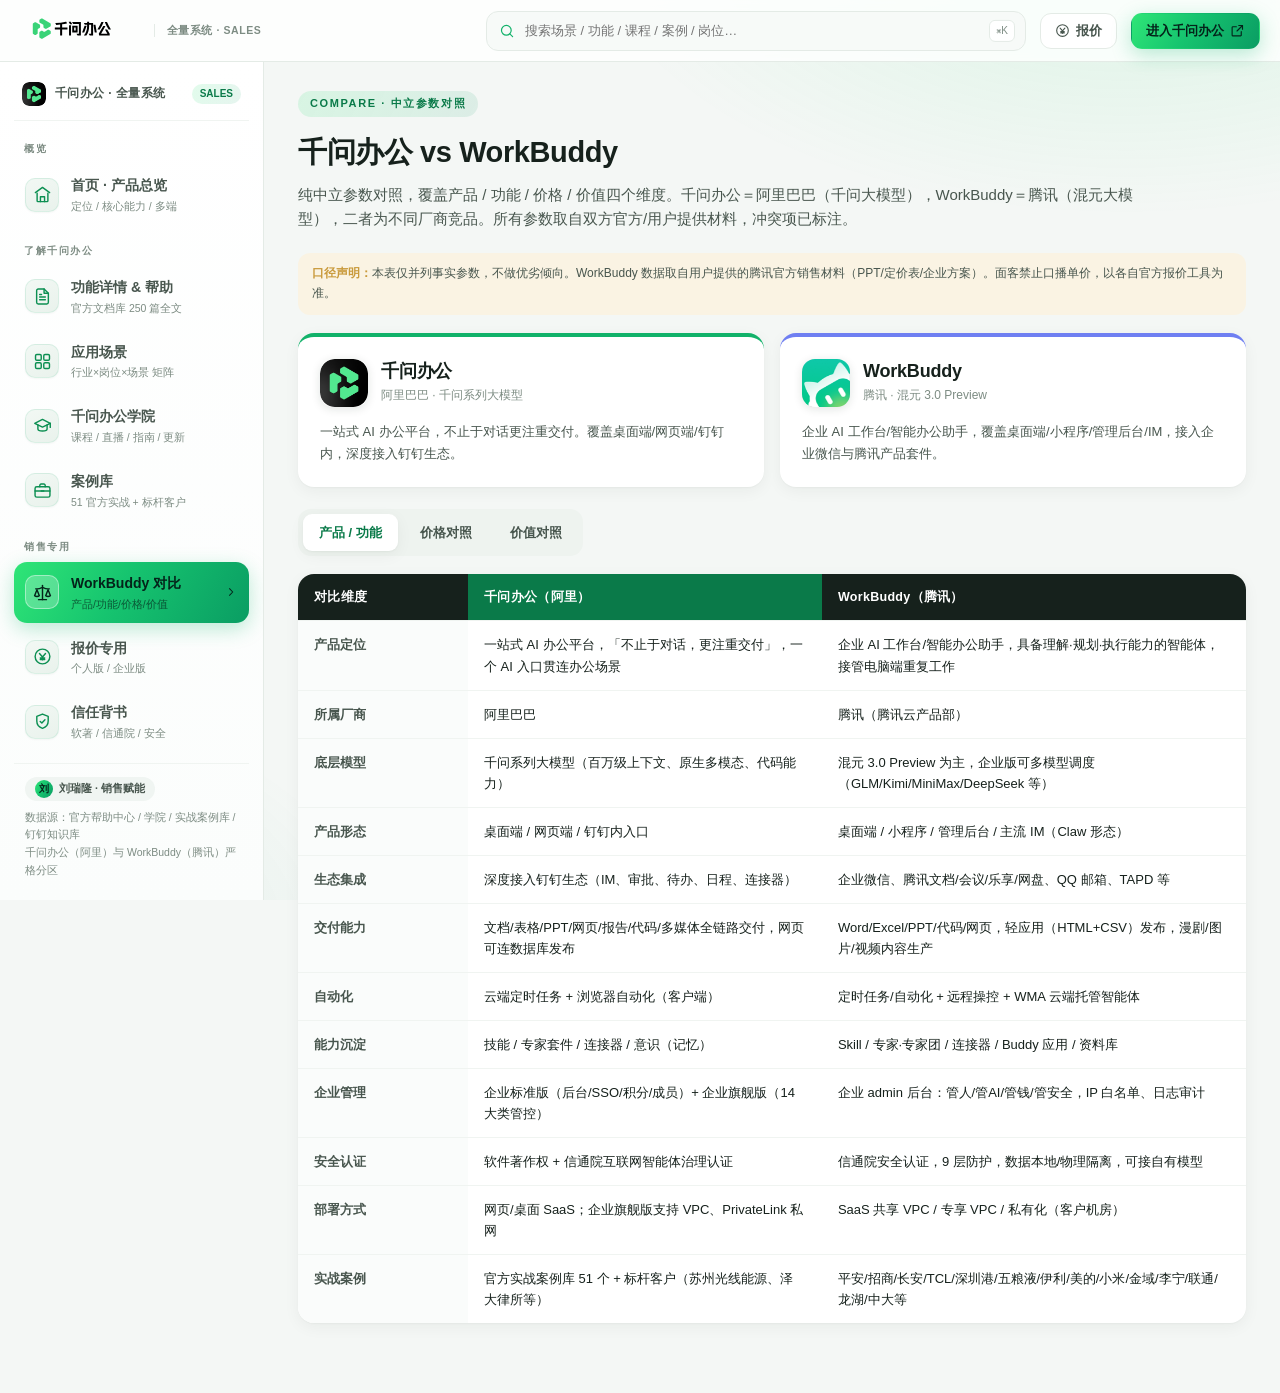
<file: compare.html>
<!DOCTYPE html>
<html lang="zh-CN">
<head>
<meta charset="UTF-8">
<meta name="viewport" content="width=device-width, initial-scale=1.0">
<title>WorkBuddy 对比 | 千问办公全量系统</title>
<link rel="icon" type="image/png" sizes="32x32" href="assets/brand/jiaoyin-favicon-32.png">
<link rel="icon" type="image/png" sizes="16x16" href="assets/brand/jiaoyin-favicon-16.png">
<link rel="apple-touch-icon" sizes="180x180" href="assets/brand/jiaoyin-favicon-180.png">
<link rel="stylesheet" href="assets/style.css">
</head>
<body>
<div id="topbar-slot"></div>
<nav class="sidenav" id="sidenav"></nav>
<div class="main">
  <div class="page">
    <div class="pagehead">
      <div class="eyebrow">COMPARE · 中立参数对照</div>
      <h1>千问办公 vs WorkBuddy</h1>
      <p>纯中立参数对照，覆盖产品 / 功能 / 价格 / 价值四个维度。千问办公＝阿里巴巴（千问大模型），WorkBuddy＝腾讯（混元大模型），二者为不同厂商竞品。所有参数取自双方官方/用户提供材料，冲突项已标注。</p>
    </div>

    <div class="note" style="margin-bottom:18px"><b>口径声明：</b>本表仅并列事实参数，不做优劣倾向。WorkBuddy 数据取自用户提供的腾讯官方销售材料（PPT/定价表/企业方案）。面客禁止口播单价，以各自官方报价工具为准。</div>

    <div class="grid g2" style="margin-bottom:22px">
      <div class="card reveal cmp-card" style="border-top:4px solid var(--brand)">
        <div class="cmp-head">
          <img class="cmp-ic" src="assets/brand/qwenwork-icon-180.png" alt="千问办公">
          <div class="cmp-tt"><h3>千问办公</h3><span class="cmp-vendor">阿里巴巴 · 千问系列大模型</span></div>
        </div>
        <p class="cmp-desc">一站式 AI 办公平台，不止于对话更注重交付。覆盖桌面端/网页端/钉钉内，深度接入钉钉生态。</p>
      </div>
      <div class="card reveal cmp-card" style="border-top:4px solid #6f7ff2;transition-delay:60ms">
        <div class="cmp-head">
          <span class="cmp-ic wb-ic" role="img" aria-label="WorkBuddy"></span>
          <div class="cmp-tt"><h3>WorkBuddy</h3><span class="cmp-vendor">腾讯 · 混元 3.0 Preview</span></div>
        </div>
        <p class="cmp-desc">企业 AI 工作台/智能办公助手，覆盖桌面端/小程序/管理后台/IM，接入企业微信与腾讯产品套件。</p>
      </div>
    </div>

    <div class="tabs" id="tabs">
      <div class="tab on" data-t="prod">产品 / 功能</div>
      <div class="tab" data-t="price">价格对照</div>
      <div class="tab" data-t="value">价值对照</div>
    </div>
    <div id="panel"></div>
  </div>
</div>
<script src="assets/data.js"></script>
<script src="assets/app.js"></script>
<script>
initShell('compare');
function render(t){
  const p=document.getElementById('panel');
  if(t==='prod'){
    p.innerHTML=`<table class="cmp fade-in"><thead><tr><th style="width:150px">对比维度</th><th class="qw">千问办公（阿里）</th><th>WorkBuddy（腾讯）</th></tr></thead><tbody>
      ${COMPARE.dims.map(d=>`<tr><td class="dim">${d.dim}</td><td>${d.qw}</td><td>${d.wb}</td></tr>`).join('')}
    </tbody></table>`;
  } else if(t==='price'){
    p.innerHTML=`<div class="note fade-in" style="margin-bottom:14px"><b>报价口径：</b>${COMPARE.price.note}</div>
    <table class="cmp fade-in"><thead><tr><th style="width:130px">档位</th><th class="qw">千问办公（阿里）</th><th>WorkBuddy（腾讯）</th></tr></thead><tbody>
      ${COMPARE.price.rows.map(r=>`<tr><td class="dim">${r.tier}</td><td>${r.qw}</td><td>${r.wb}</td></tr>`).join('')}
    </tbody></table>`;
  } else {
    p.innerHTML=`<table class="cmp fade-in"><thead><tr><th style="width:150px">价值维度</th><th class="qw">千问办公</th><th>WorkBuddy</th></tr></thead><tbody>
      ${COMPARE.value.map(v=>`<tr><td class="dim">${v.t}</td><td>${v.qw}</td><td>${v.wb}</td></tr>`).join('')}
    </tbody></table>`;
  }
}
document.getElementById('tabs').addEventListener('click',e=>{const t=e.target.closest('.tab');if(!t)return;
  document.querySelectorAll('.tab').forEach(x=>x.classList.remove('on'));t.classList.add('on');render(t.dataset.t);});
render('prod');
requestAnimationFrame(()=>document.querySelectorAll('.reveal').forEach(el=>el.classList.add('in')));
</script>
</body>
</html>
</file>
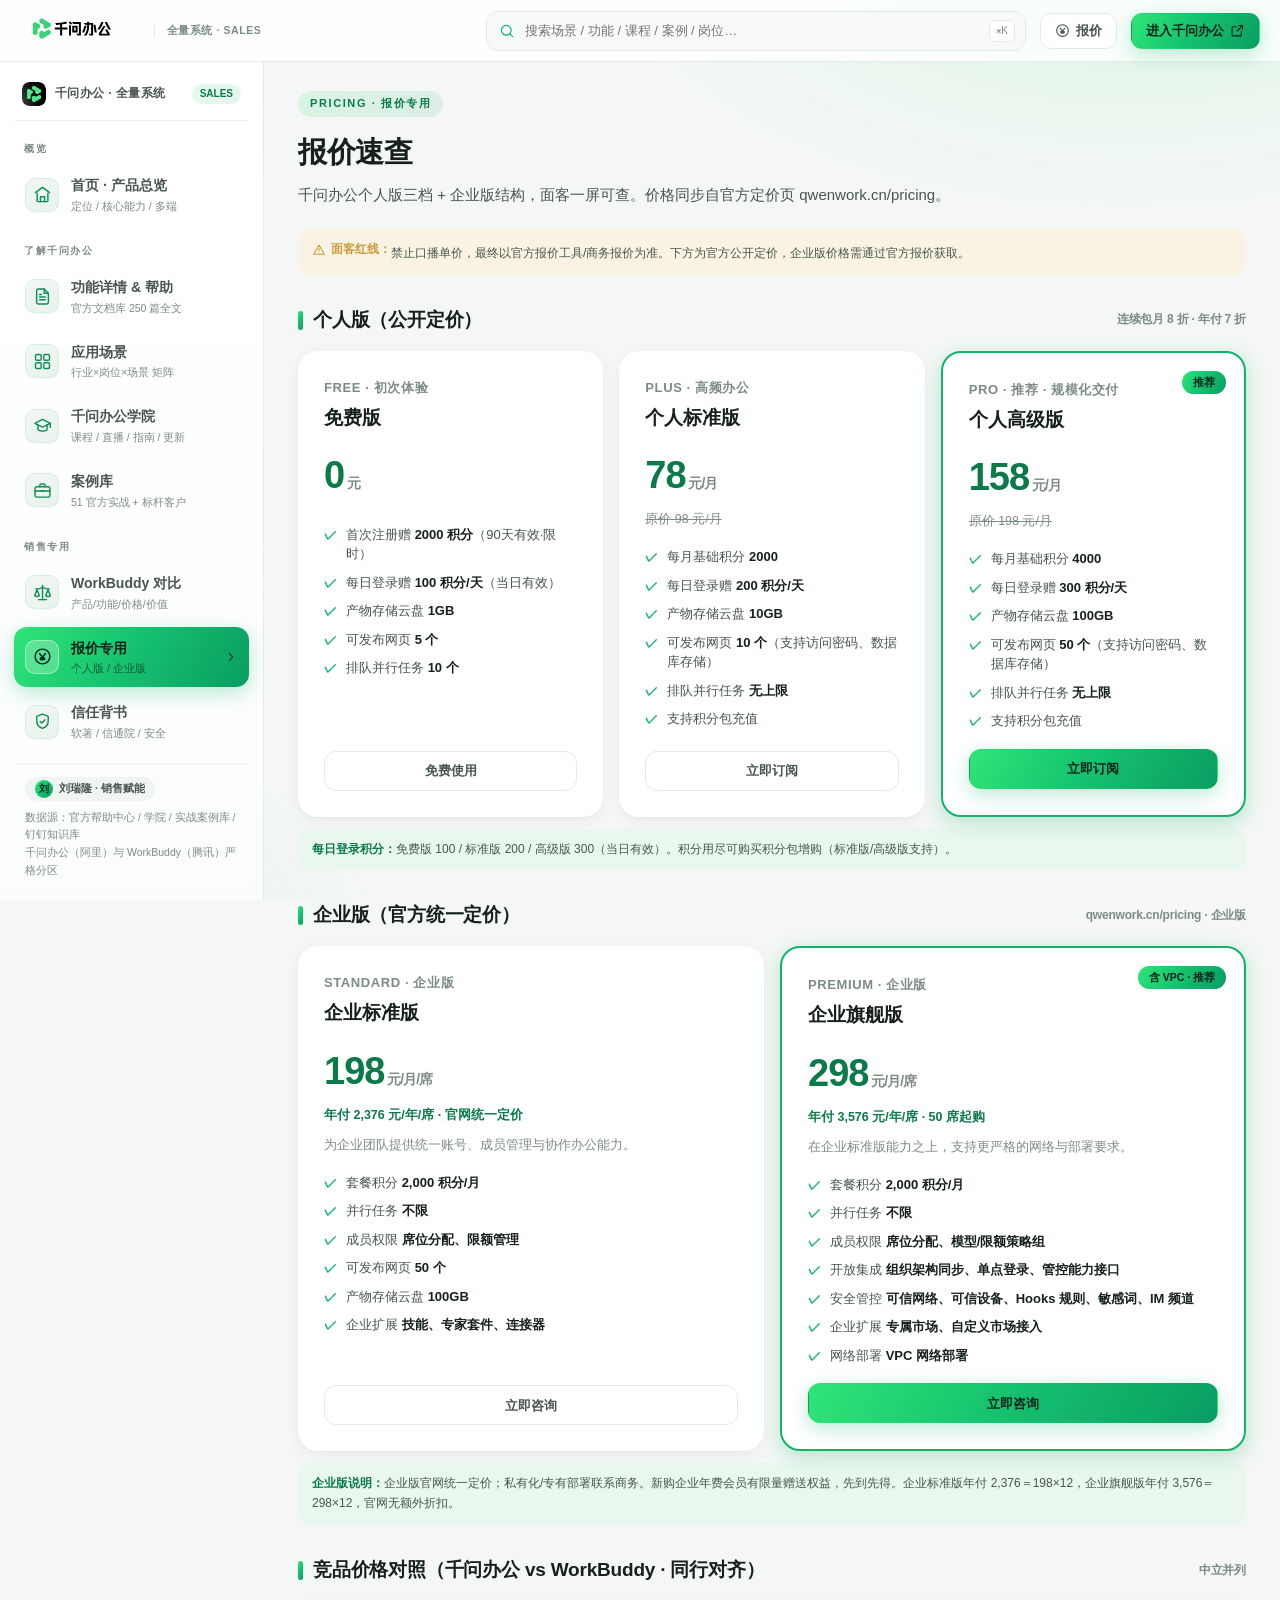
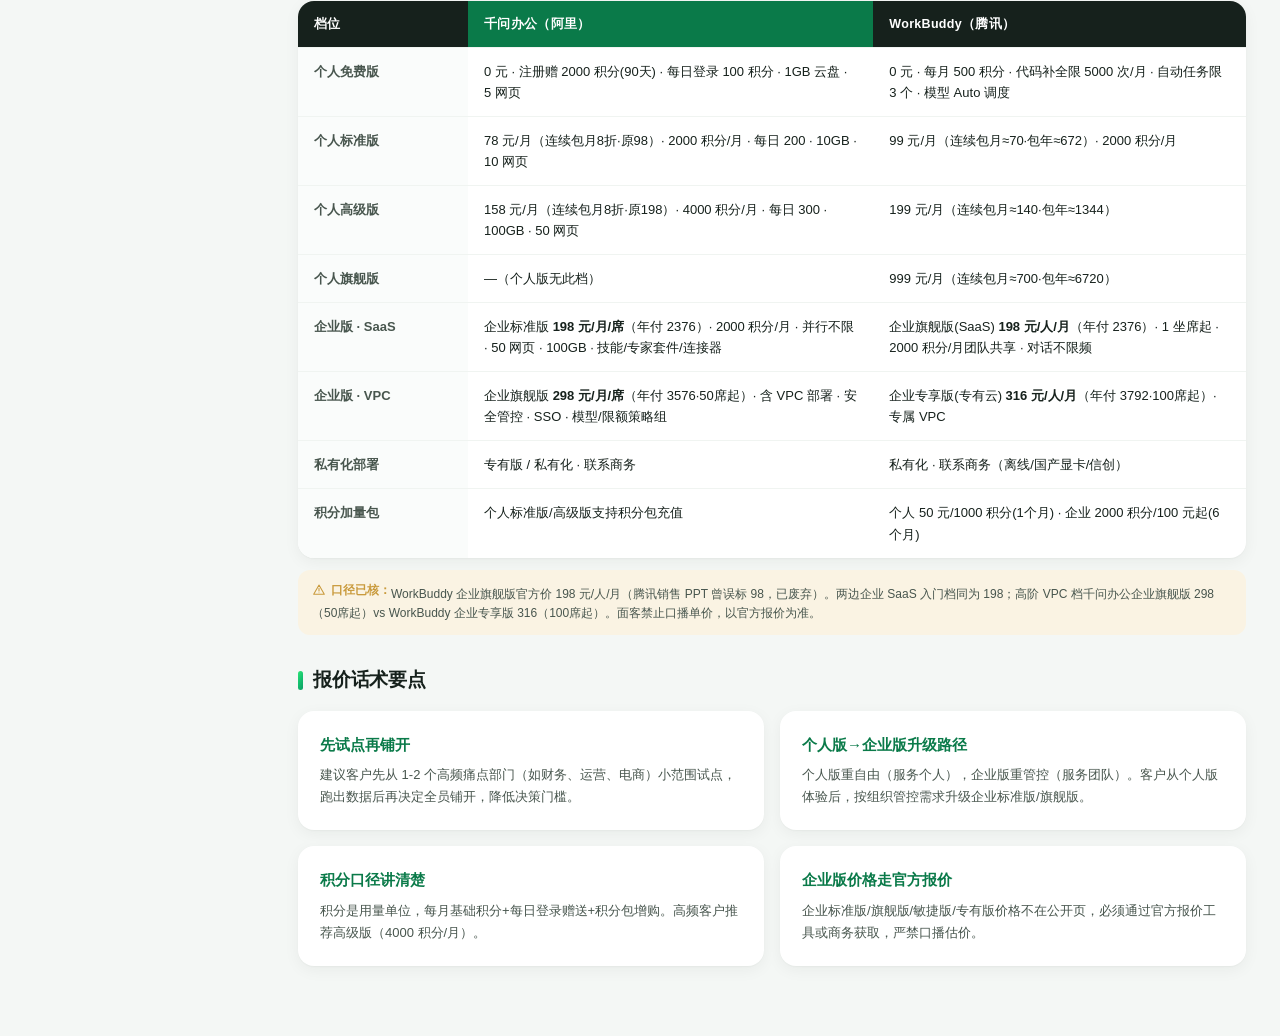
<file: pricing.html>
<!DOCTYPE html>
<html lang="zh-CN">
<head>
<meta charset="UTF-8">
<meta name="viewport" content="width=device-width, initial-scale=1.0">
<title>报价专用 | 千问办公全量系统</title>
<link rel="icon" type="image/png" sizes="32x32" href="assets/brand/jiaoyin-favicon-32.png">
<link rel="icon" type="image/png" sizes="16x16" href="assets/brand/jiaoyin-favicon-16.png">
<link rel="apple-touch-icon" sizes="180x180" href="assets/brand/jiaoyin-favicon-180.png">
<link rel="stylesheet" href="assets/style.css">
</head>
<body>
<div id="topbar-slot"></div>
<nav class="sidenav" id="sidenav"></nav>
<div class="main">
  <div class="page">
    <div class="pagehead">
      <div class="eyebrow">PRICING · 报价专用</div>
      <h1>报价速查</h1>
      <p>千问办公个人版三档 + 企业版结构，面客一屏可查。价格同步自官方定价页 qwenwork.cn/pricing。</p>
    </div>

    <div class="note" style="margin-bottom:20px"><b style="display:inline-flex;align-items:center;gap:5px"><svg style="width:14px;height:14px;flex-shrink:0" viewBox="0 0 24 24" fill="none" stroke="currentColor" stroke-width="1.8" stroke-linecap="round" stroke-linejoin="round"><path d="M12 3.6 2.9 19.4h18.2z"/><path d="M12 9.6v4.2"/><circle cx="12" cy="16.9" r=".85" fill="currentColor" stroke="none"/></svg>面客红线：</b>禁止口播单价，最终以官方报价工具/商务报价为准。下方为官方公开定价，企业版价格需通过官方报价获取。</div>

    <div class="sec-title"><span class="bar"></span>个人版（公开定价）<span class="cnt">连续包月 8 折 · 年付 7 折</span></div>
    <div class="grid g3" id="personal"></div>
    <div class="note gr" style="margin-top:12px"><b>每日登录积分：</b>免费版 100 / 标准版 200 / 高级版 300（当日有效）。积分用尽可购买积分包增购（标准版/高级版支持）。</div>

    <div class="sec-title"><span class="bar"></span>企业版（官方统一定价）<span class="cnt">qwenwork.cn/pricing · 企业版</span></div>
    <div class="grid g2" id="enterprise"></div>
    <div class="note gr" style="margin-top:12px"><b>企业版说明：</b>企业版官网统一定价；私有化/专有部署联系商务。新购企业年费会员有限量赠送权益，先到先得。企业标准版年付 2,376＝198×12，企业旗舰版年付 3,576＝298×12，官网无额外折扣。</div>

    <div class="sec-title"><span class="bar"></span>竞品价格对照（千问办公 vs WorkBuddy · 同行对齐）<span class="cnt">中立并列</span></div>
    <table class="cmp" id="wbprice"></table>
    <div class="note" style="margin-top:12px"><b style="display:inline-flex;align-items:center;gap:5px"><svg style="width:14px;height:14px;flex-shrink:0" viewBox="0 0 24 24" fill="none" stroke="currentColor" stroke-width="1.8" stroke-linecap="round" stroke-linejoin="round"><path d="M12 3.6 2.9 19.4h18.2z"/><path d="M12 9.6v4.2"/><circle cx="12" cy="16.9" r=".85" fill="currentColor" stroke="none"/></svg>口径已核：</b>WorkBuddy 企业旗舰版官方价 198 元/人/月（腾讯销售 PPT 曾误标 98，已废弃）。两边企业 SaaS 入门档同为 198；高阶 VPC 档千问办公企业旗舰版 298（50席起）vs WorkBuddy 企业专享版 316（100席起）。面客禁止口播单价，以官方报价为准。</div>

    <div class="sec-title"><span class="bar"></span>报价话术要点</div>
    <div class="grid g2" id="tips"></div>
  </div>
</div>
<script src="assets/data.js"></script>
<script src="assets/app.js"></script>
<script>
initShell('pricing');
document.getElementById('personal').innerHTML=PRICING.personal.map((p,i)=>`
  <div class="price reveal ${p.best?'feat':''}" style="transition-delay:${i*60}ms">
    ${p.best?'<span class="badge">推荐</span>':''}
    <div class="pn">${p.code} · ${p.tag}</div>
    <div class="pt">${p.name}</div>
    <div class="amt">${p.price}<small> ${p.unit}</small></div>
    ${p.old?`<div class="old">原价 ${p.old}</div>`:''}
    <ul>${p.feat.map(f=>`<li><span>${f}</span></li>`).join('')}</ul>
    <a class="btn ${p.best?'pri':'gho'}" href="${p.href}" target="_blank" style="justify-content:center">${p.cta}</a>
  </div>`).join('');

document.getElementById('enterprise').innerHTML=PRICING.enterprise.map((e,i)=>`
  <div class="price reveal ${e.best?'feat':''}" style="transition-delay:${i*60}ms">
    ${e.best?'<span class="badge">含 VPC · 推荐</span>':''}
    <div class="pn">${e.code} · 企业版</div>
    <div class="pt">${e.name}</div>
    <div class="amt">${e.price}<small> ${e.unit}</small></div>
    <div class="old" style="text-decoration:none;color:var(--brand-deep);font-weight:600">${e.yearly}</div>
    <p style="font-size:12.5px;color:var(--ink3);margin-top:10px;line-height:1.6">${e.desc}</p>
    <ul>${e.feat.map(f=>`<li><span>${f}</span></li>`).join('')}</ul>
    <a class="btn ${e.best?'pri':'gho'}" href="https://sales.qwenwork.cn/cs-reservation/product/QW?sourceId=QW_WEB_CONSULT" target="_blank" style="justify-content:center">立即咨询</a>
  </div>`).join('');

document.getElementById('wbprice').innerHTML=`<thead><tr><th style="width:130px">档位</th><th class="qw">千问办公（阿里）</th><th>WorkBuddy（腾讯）</th></tr></thead><tbody>
  ${COMPARE.price.rows.map(r=>`<tr><td class="dim">${r.tier}</td><td>${r.qw}</td><td>${r.wb}</td></tr>`).join('')}</tbody>`;

const TIPS=[
  {t:"先试点再铺开",d:"建议客户先从 1-2 个高频痛点部门（如财务、运营、电商）小范围试点，跑出数据后再决定全员铺开，降低决策门槛。"},
  {t:"个人版→企业版升级路径",d:"个人版重自由（服务个人），企业版重管控（服务团队）。客户从个人版体验后，按组织管控需求升级企业标准版/旗舰版。"},
  {t:"积分口径讲清楚",d:"积分是用量单位，每月基础积分+每日登录赠送+积分包增购。高频客户推荐高级版（4000 积分/月）。"},
  {t:"企业版价格走官方报价",d:"企业标准版/旗舰版/敏捷版/专有版价格不在公开页，必须通过官方报价工具或商务获取，严禁口播估价。"},
];
document.getElementById('tips').innerHTML=TIPS.map((x,i)=>`<div class="card reveal" style="transition-delay:${i*50}ms"><h3 style="font-size:15px;font-weight:800;margin-bottom:7px;color:var(--brand-deep)">${x.t}</h3><p style="font-size:13px;color:var(--ink2);line-height:1.7">${x.d}</p></div>`).join('');

requestAnimationFrame(()=>document.querySelectorAll('.reveal').forEach(el=>el.classList.add('in')));
</script>
</body>
</html>
</file>
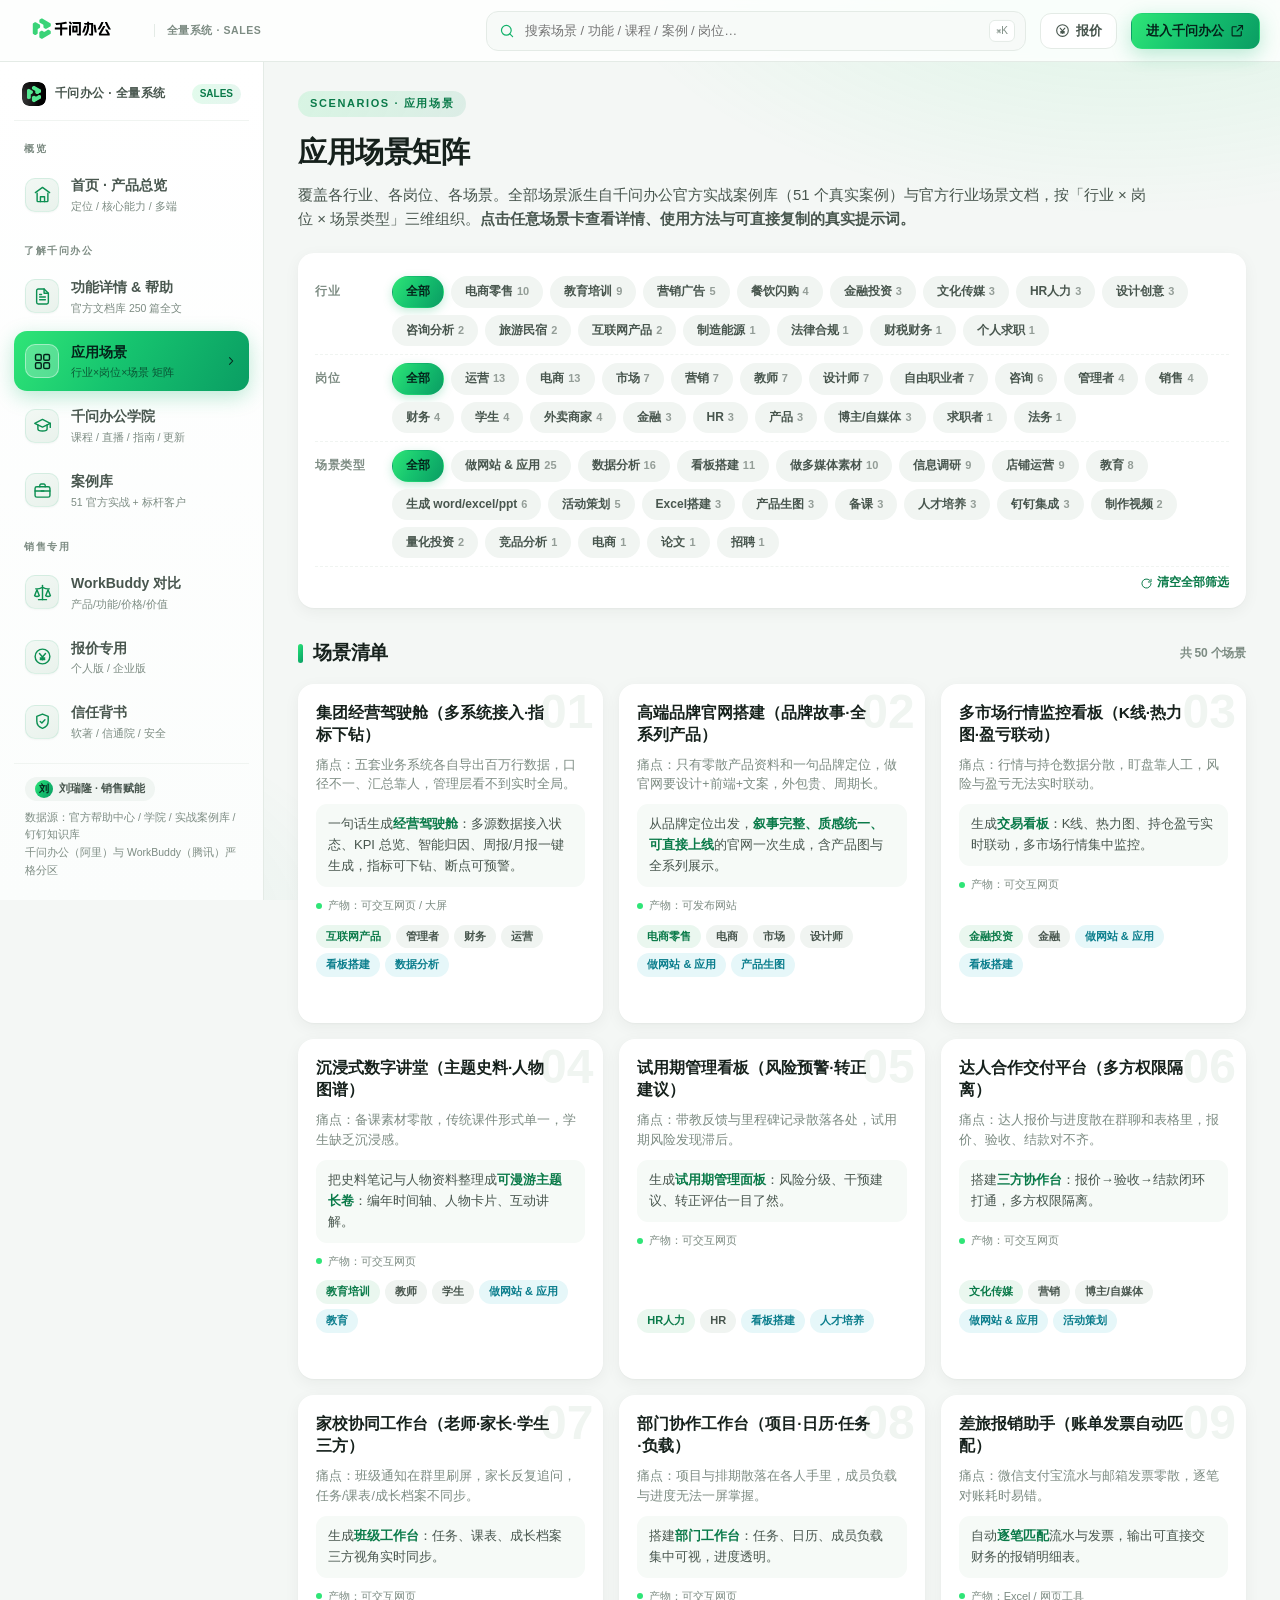
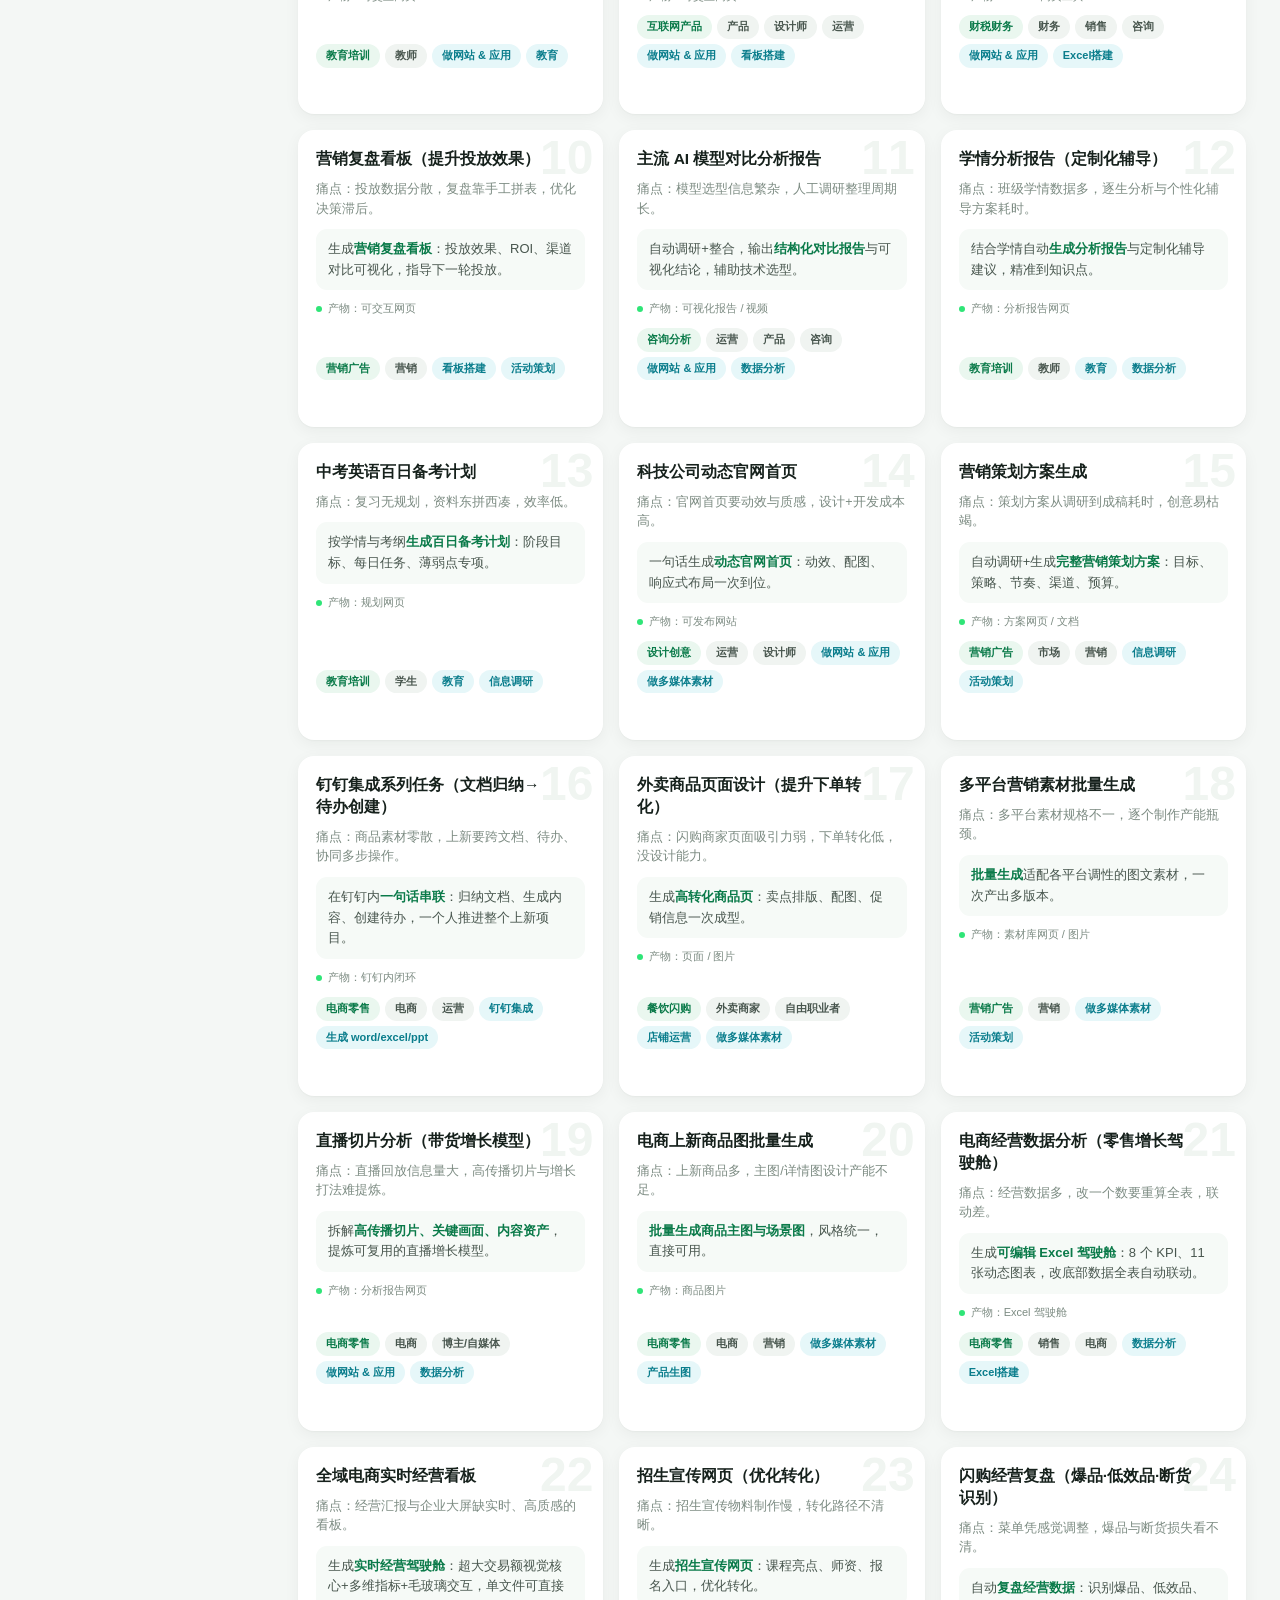
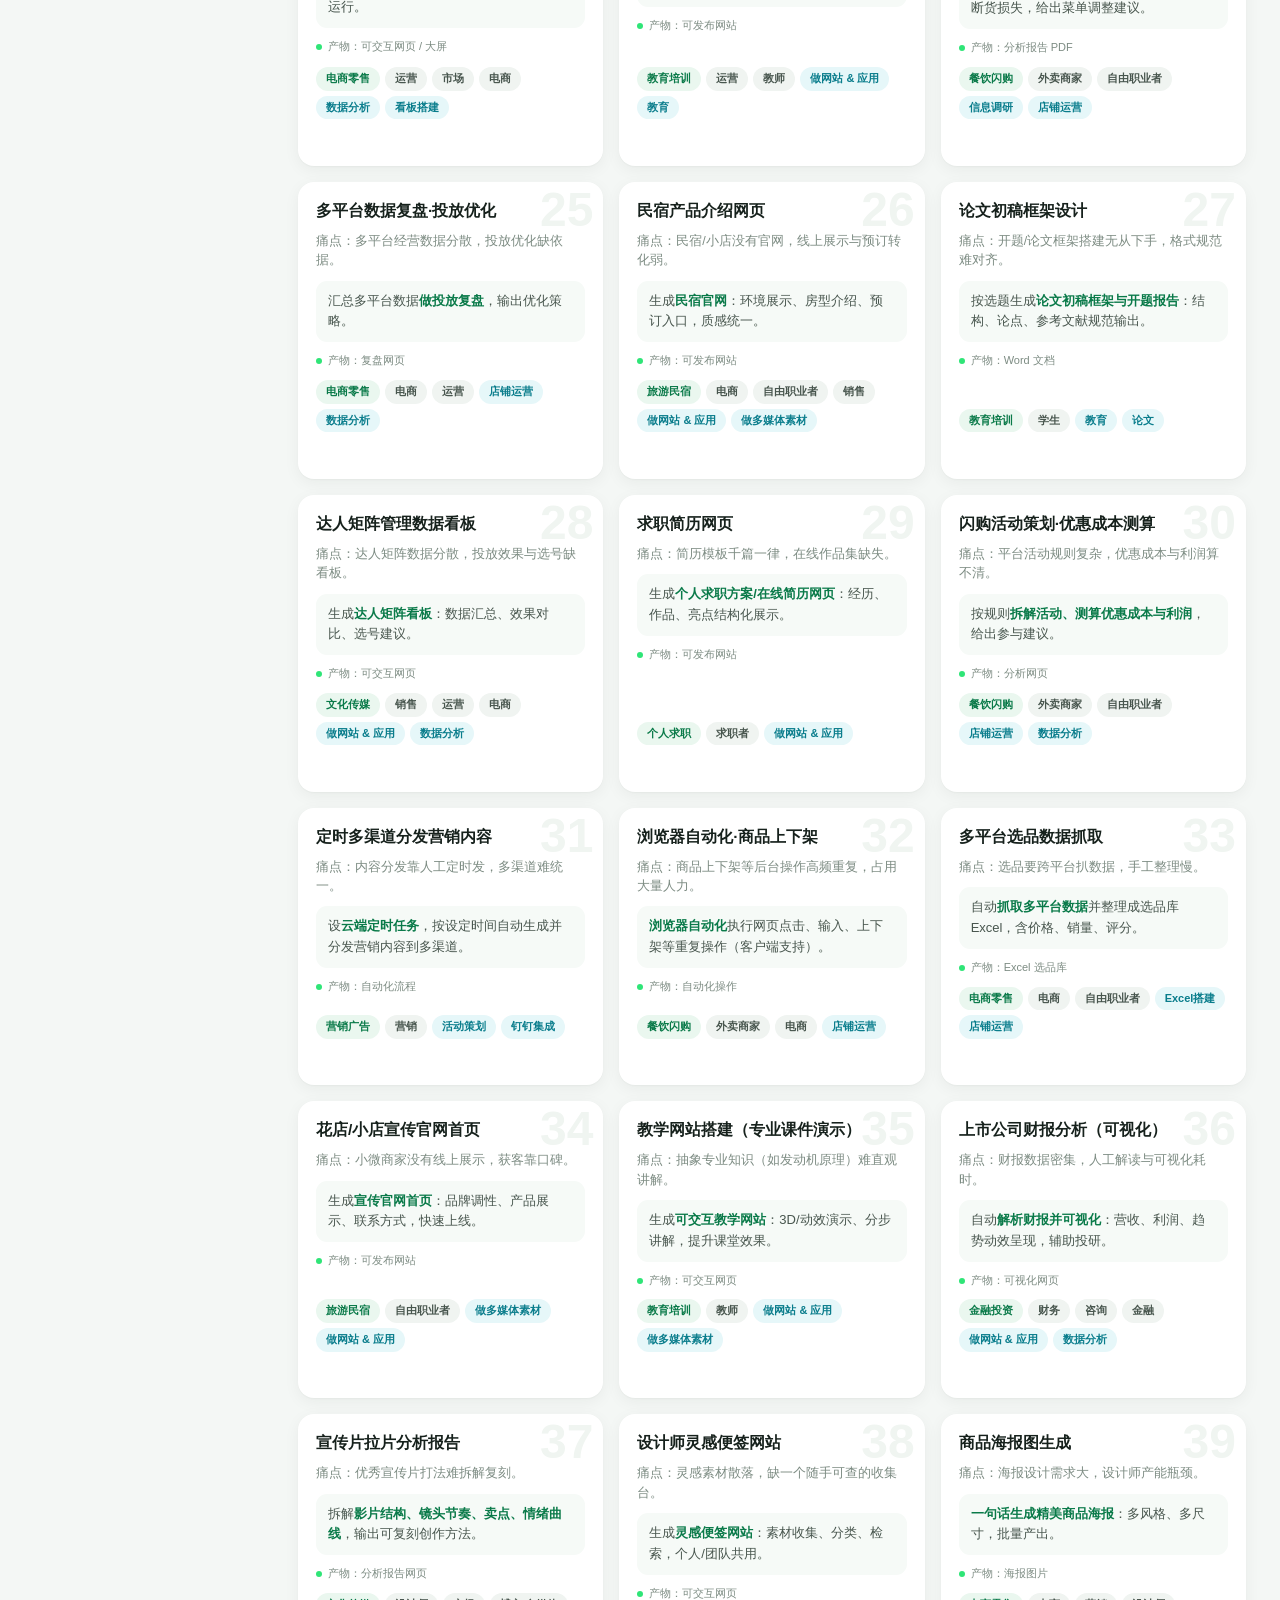
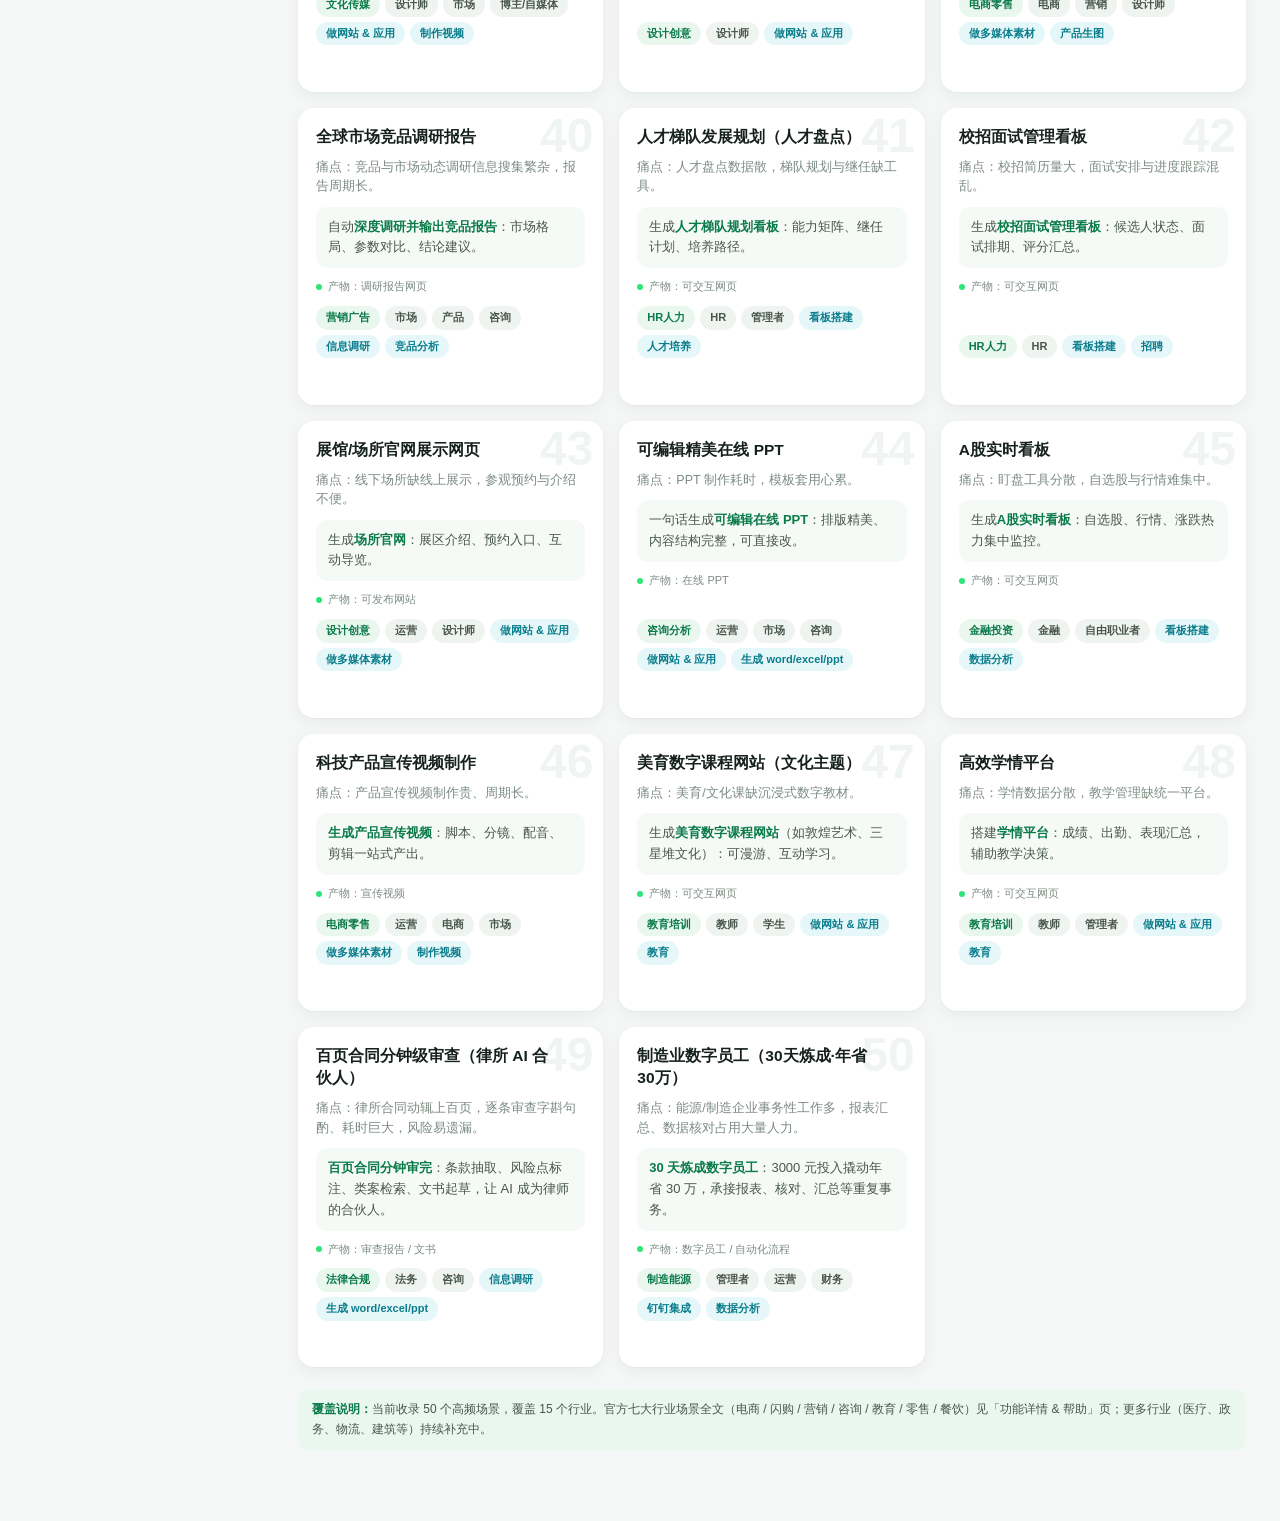
<file: scenarios.html>
<!DOCTYPE html>
<html lang="zh-CN">
<head>
<meta charset="UTF-8">
<meta name="viewport" content="width=device-width, initial-scale=1.0">
<title>应用场景 | 千问办公全量系统</title>
<link rel="icon" type="image/png" sizes="32x32" href="assets/brand/jiaoyin-favicon-32.png">
<link rel="icon" type="image/png" sizes="16x16" href="assets/brand/jiaoyin-favicon-16.png">
<link rel="apple-touch-icon" sizes="180x180" href="assets/brand/jiaoyin-favicon-180.png">
<link rel="stylesheet" href="assets/style.css">
</head>
<body>
<div id="topbar-slot"></div>
<nav class="sidenav" id="sidenav"></nav>
<div class="main">
  <div class="page">
    <div class="pagehead">
      <div class="eyebrow">SCENARIOS · 应用场景</div>
      <h1>应用场景矩阵</h1>
      <p>覆盖各行业、各岗位、各场景。全部场景派生自千问办公官方实战案例库（51 个真实案例）与官方行业场景文档，按「行业 × 岗位 × 场景类型」三维组织。<b>点击任意场景卡查看详情、使用方法与可直接复制的真实提示词。</b></p>
    </div>

    <div class="filters" id="filters"></div>
    <div class="sec-title"><span class="bar"></span>场景清单<span class="cnt" id="cnt"></span></div>
    <div class="scn-grid" id="grid"></div>

    <div class="note gr" style="margin-top:22px"><b>覆盖说明：</b>当前收录 50 个高频场景，覆盖 15 个行业。官方七大行业场景全文（电商 / 闪购 / 营销 / 咨询 / 教育 / 零售 / 餐饮）见「功能详情 & 帮助」页；更多行业（医疗、政务、物流、建筑等）持续补充中。</div>
  </div>
</div>
<script src="assets/data.js"></script>
<script src="assets/cases-data.js"></script>
<script src="assets/app.js"></script>
<script>
initShell('scenarios');
const MEDIA_BASE="https://usecase.qwenwork.host";
const state={ind:new Set(),role:new Set(),task:new Set()};

(function(){const p=new URLSearchParams(location.search);
  if(p.get('ind'))state.ind.add(p.get('ind'));
  if(p.get('role'))state.role.add(p.get('role'));
  if(p.get('task'))state.task.add(p.get('task'));})();

function countFor(dim,val){return SCENARIOS.filter(s=>dim==='ind'?s.ind===val:dim==='role'?s.roles.includes(val):s.tasks.includes(val)).length;}

function renderFilters(){
  const rows=[{k:'ind',label:'行业',vals:DIMS.ind},{k:'role',label:'岗位',vals:DIMS.role},{k:'task',label:'场景类型',vals:DIMS.task}];
  let h='';
  rows.forEach(r=>{
    const list=r.vals.map(v=>({v,n:countFor(r.k,v)})).filter(x=>x.n>0).sort((a,b)=>b.n-a.n);
    h+=`<div class="frow"><div class="fl">${r.label}</div><div class="chips"><span class="chip ${state[r.k].size===0?'on':''}" data-dim="${r.k}" data-val="__all__">全部</span>`;
    list.forEach(x=>{h+=`<span class="chip ${state[r.k].has(x.v)?'on':''}" data-dim="${r.k}" data-val="${x.v}">${x.v}<span class="n">${x.n}</span></span>`;});
    h+=`</div></div>`;
  });
  h+=`<div style="display:flex;justify-content:flex-end"><span class="freset" id="reset">${icon('refresh')}清空全部筛选</span></div>`;
  document.getElementById('filters').innerHTML=h;
}
function match(s){
  if(state.ind.size&&!state.ind.has(s.ind))return false;
  if(state.role.size&&!s.roles.some(r=>state.role.has(r)))return false;
  if(state.task.size&&!s.tasks.some(t=>state.task.has(t)))return false;
  return true;
}
function renderGrid(){
  const list=SCENARIOS.filter(match);
  const filtered=(state.ind.size||state.role.size||state.task.size);
  document.getElementById('cnt').textContent=`共 ${list.length} 个场景`+(filtered?'（已筛选）':'');
  const grid=document.getElementById('grid');
  if(!list.length){grid.innerHTML=`<div class="empty">没有匹配的场景，试试减少筛选条件。</div>`;return;}
  grid.innerHTML=list.map((s,i)=>`
    <div class="scn fade-in" data-i="${SCENARIOS.indexOf(s)}" style="animation-delay:${Math.min(i*22,400)}ms">
      <div class="ghost">${String(i+1).padStart(2,'0')}</div>
      <h3>${s.t}</h3>
      <div class="pain">痛点：${s.pain}</div>
      <div class="sol">${s.sol}</div>
      <div class="out"><span class="dot"></span>产物：${s.out}</div>
      <div class="tags"><span class="tag">${s.ind}</span>${s.roles.slice(0,3).map(r=>`<span class="tag gy">${r}</span>`).join('')}${s.tasks.slice(0,2).map(t=>`<span class="tag cy">${t}</span>`).join('')}</div>
      <div class="open">查看场景详情 ›</div>
    </div>`).join('');
}

// 匹配真实案例（取 prompt / 产物 / 一键做同款）
function findCase(s){
  if(typeof QW_CASES==='undefined')return null;
  let c=QW_CASES.find(x=>x.title===s.cs);
  if(!c)c=QW_CASES.find(x=>x.title.includes(s.cs)||s.cs.includes(x.title));
  if(!c){const kw=s.cs.replace(/[（(].*?[)）]/g,'').slice(0,4);c=QW_CASES.find(x=>x.title.includes(kw));}
  return c||null;
}
function howSteps(s){
  return [
    {t:`<b>打开千问办公</b>：钉钉工作台内唤起，或网页端 qwenwork.cn/app，或桌面端。新建一个任务。`},
    {t:`<b>说清需求</b>：把背景、目标、产物形态（${s.out}）一次讲清，可直接复制下方「建议提示词」。`},
    {t:`<b>追问迭代</b>：对结果不满意就继续追问——调整口径、补充数据、改版式，AI 在同一任务里持续优化。`},
    {t:`<b>导出 / 发布</b>：网页可一键发布上线，文档表格可下载，重复任务可设为云端定时任务自动跑。`},
  ];
}
function mediaUrl(u){ return u ? (u.startsWith('/') ? MEDIA_BASE+u : u) : ''; }
function openScn(i){
  const s=SCENARIOS[i], c=findCase(s);
  // 提示词：优先官方案例，其次场景自带（标杆客户），最后兜底
  const prompt=(c&&c.prompt)?c.prompt:(s.prompt||'（该场景的完整提示词可在千问办公 App 内「做同款」获取，或参考下方使用方法自行描述需求。）');
  const makeUrl=(c&&c.make_url)?c.make_url:(s.make_url||'https://qwenwork.cn/app');
  const o=resolveOut(c&&c.out); const outUrl=o.url;
  const cover=mediaUrl(c&&c.cover);
  const vid=(c&&window.resolveVideo)?resolveVideo(c):mediaUrl(c&&c.video);
  // 媒体区：有视频→内嵌播放器；否则有封面→图片；都没有→不渲染
  let mediaHtml='';
  if(vid){
    mediaHtml=`<div class="msec"><div class="mh"><span class="mi">${icon('play')}</span>案例演示视频</div>
      <video controls preload="metadata" playsinline ${cover?`poster="${cover}"`:''} src="${vid}" onerror="this.closest('.msec').style.display='none'"></video>
      <div style="margin-top:9px;font-size:12px;color:var(--ink3)">视频源自官方案例库，需联网加载。
        <a href="${vid}" target="_blank" rel="noopener" style="color:var(--brand-deep);font-weight:700">在新标签打开 / 下载 ↗</a></div></div>`;
  }else if(cover){
    mediaHtml=`<div class="msec"><div class="mh"><span class="mi">${icon('image')}</span>案例产物预览</div>
      <img src="${cover}" alt="${s.t}" style="border-radius:12px;box-shadow:var(--sh1);max-width:100%;height:auto" onerror="this.parentNode.style.display='none'"></div>`;
  }
  // 产物按钮：活链接→可点打开；裸文件名→展示标签（视频类已在上方播放器可看/下载）
  let outBtn='';
  if(outUrl) outBtn=`<a class="btn gho sm" href="${outUrl}" target="_blank" rel="noopener">${icon('link')}查看产物</a>`;
  else if(vid) outBtn=`<a class="btn gho sm" href="${vid}" target="_blank" rel="noopener" download>${icon('download')}下载视频</a>`;
  else if(o.label) outBtn=`<span class="btn gho sm" style="cursor:default;opacity:.75" title="该产物为文件，需在千问办公内「做同款」生成后下载">${icon('docs')}产物：${o.label}</span>`;
  const benchBadge=s.bench?`<span class="tag gd" style="margin-left:6px">标杆客户 · ${s.roi||''}</span>`:'';
  openModal(`
    <div class="modal-h">
      <button class="modal-x" data-close>${icon('x')}</button>
      <div class="eyebrow">${s.ind} · 应用场景${benchBadge}</div>
      <h2>${s.t}</h2>
      <div class="tags">${s.roles.map(r=>`<span class="tag">${r}</span>`).join('')}${s.tasks.map(t=>`<span class="tag">${t}</span>`).join('')}</div>
    </div>
    <div class="modal-b">
      <div class="msec"><div class="mh"><span class="mi">${icon('docs')}</span>场景介绍</div>
        <p><b style="color:var(--ink)">业务痛点：</b>${s.pain}</p>
        <p style="margin-top:8px"><b style="color:var(--ink)">千问办公解法：</b>${s.sol}</p>
        <p style="margin-top:8px"><b style="color:var(--ink)">产物形态：</b>${s.out}</p>
      </div>
      ${mediaHtml}
      <div class="msec"><div class="mh"><span class="mi">${icon('sliders')}</span>如何使用（四步）</div>
        <div class="steps">${howSteps(s).map(x=>`<div class="step"><span class="no"></span><span class="st">${x.t}</span></div>`).join('')}</div>
      </div>
      <div class="msec"><div class="mh"><span class="mi">${icon('edit')}</span>建议提示词（真实案例 Prompt，可直接复制）</div>
        <div class="prompt-box"><button class="copybtn" id="cpBtn">复制</button><div class="pl">◈ PROMPT</div><pre id="pp">${prompt.replace(/</g,'&lt;')}</pre></div>
      </div>
      ${c?`<div class="msec"><div class="mh"><span class="mi">${icon('briefcase')}</span>关联官方案例</div><p>${c.title}${c.desc?' —— '+c.desc:''}</p></div>`:''}
      ${(!c&&s.benchNote)?`<div class="msec"><div class="mh"><span class="mi">${icon('briefcase')}</span>标杆客户最佳实践</div><p>${s.benchNote}</p></div>`:''}
    </div>
    <div class="modal-f">
      <a class="btn pri sm" href="${makeUrl}" target="_blank" rel="noopener">${icon('zap')}一键做同款</a>
      ${outBtn}
      <a class="btn gho sm" href="cases.html">${icon('briefcase')}更多案例</a>
      <span class="sp" style="font-size:11px;color:var(--ink3)">${c?'提示词来自官方实战案例库':'提示词依据标杆客户实践整理'}</span>
    </div>`);
  const btn=document.getElementById('cpBtn');
  if(btn)btn.addEventListener('click',()=>copyText(prompt,btn));
}

document.getElementById('grid').addEventListener('click',e=>{const card=e.target.closest('.scn');if(card)openScn(+card.dataset.i);});
document.getElementById('filters').addEventListener('click',e=>{
  const chip=e.target.closest('.chip');
  if(chip){const{dim,val}=chip.dataset;if(val==='__all__')state[dim].clear();else state[dim].has(val)?state[dim].delete(val):state[dim].add(val);renderFilters();renderGrid();return;}
  if(e.target.closest('#reset')){state.ind.clear();state.role.clear();state.task.clear();renderFilters();renderGrid();}
});

renderFilters();renderGrid();
// 深链：?s=场景标题 自动打开
(function(){const p=new URLSearchParams(location.search);const q=p.get('s');
  if(q){const i=SCENARIOS.findIndex(x=>x.t===q||x.cs===q);if(i>=0)setTimeout(()=>openScn(i),120);}
  if(location.hash){const t=decodeURIComponent(location.hash.slice(1));const i=SCENARIOS.findIndex(x=>x.t===t||x.cs===t);if(i>=0)setTimeout(()=>openScn(i),120);}})();
</script>
</body>
</html>
</file>
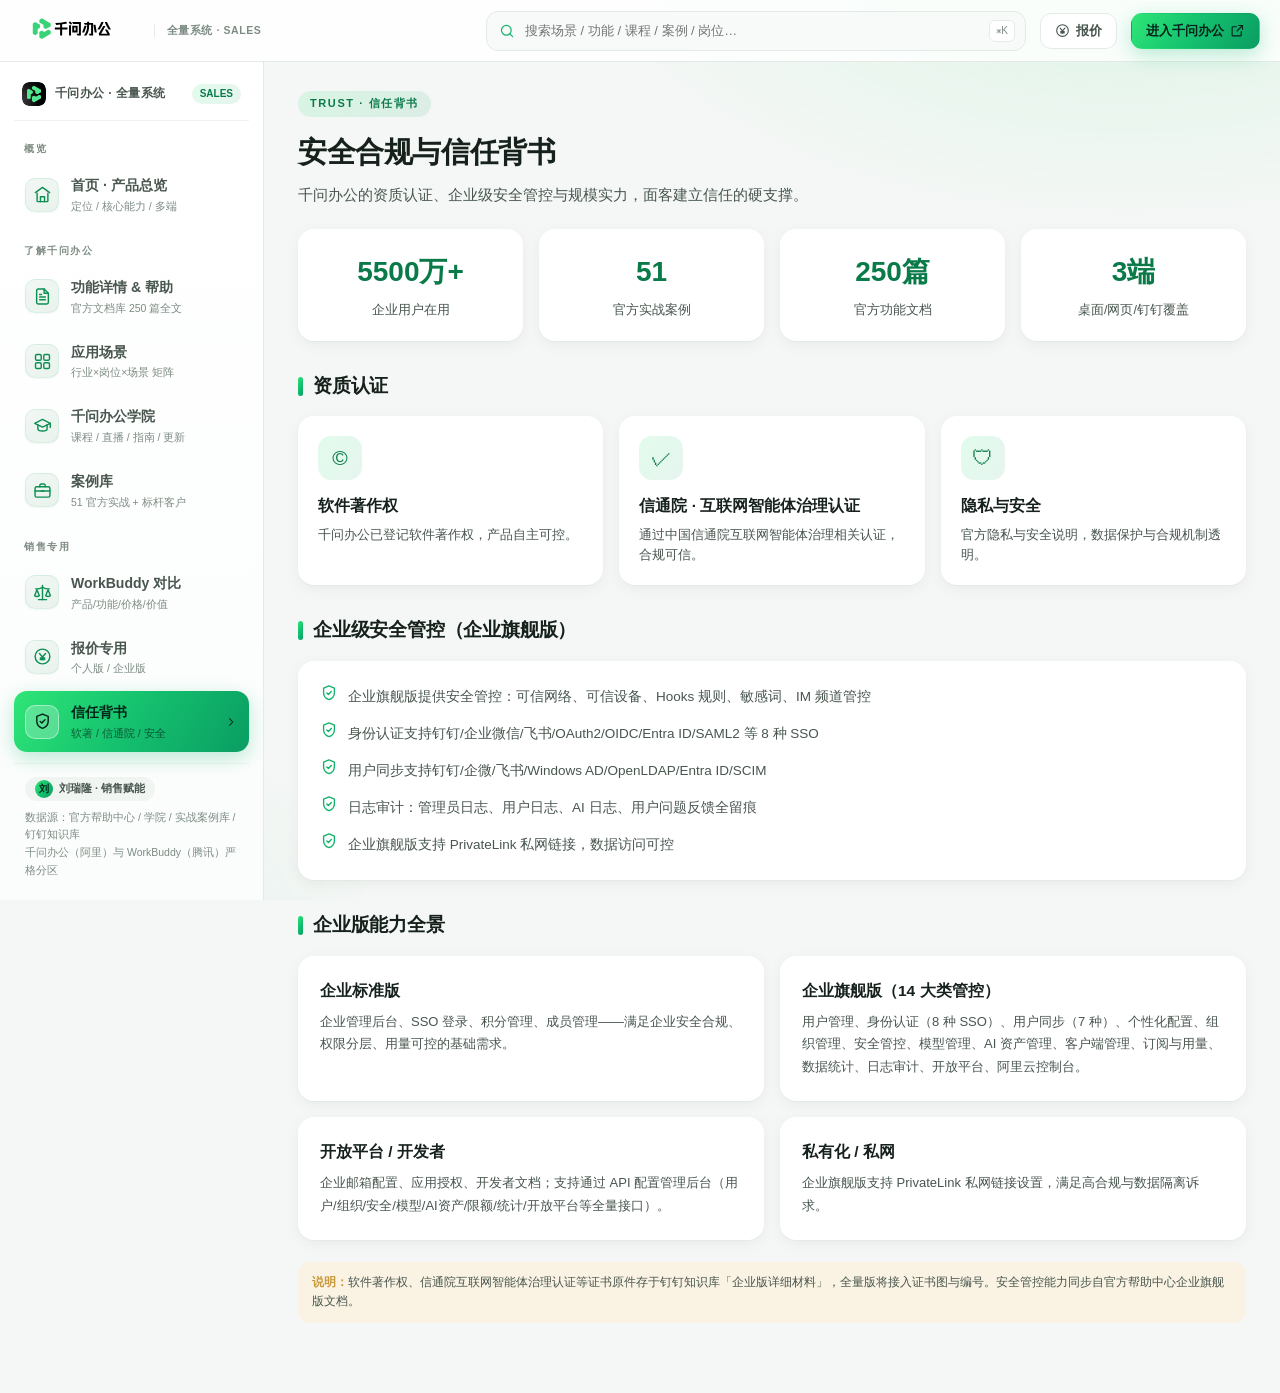
<file: trust.html>
<!DOCTYPE html>
<html lang="zh-CN">
<head>
<meta charset="UTF-8">
<meta name="viewport" content="width=device-width, initial-scale=1.0">
<title>信任背书 | 千问办公全量系统</title>
<link rel="icon" type="image/png" sizes="32x32" href="assets/brand/jiaoyin-favicon-32.png">
<link rel="icon" type="image/png" sizes="16x16" href="assets/brand/jiaoyin-favicon-16.png">
<link rel="apple-touch-icon" sizes="180x180" href="assets/brand/jiaoyin-favicon-180.png">
<link rel="stylesheet" href="assets/style.css">
</head>
<body>
<div id="topbar-slot"></div>
<nav class="sidenav" id="sidenav"></nav>
<div class="main">
  <div class="page">
    <div class="pagehead">
      <div class="eyebrow">TRUST · 信任背书</div>
      <h1>安全合规与信任背书</h1>
      <p>千问办公的资质认证、企业级安全管控与规模实力，面客建立信任的硬支撑。</p>
    </div>

    <div class="grid g4" id="scale" style="margin-bottom:22px"></div>

    <div class="sec-title"><span class="bar"></span>资质认证</div>
    <div class="grid g3" id="certs"></div>

    <div class="sec-title"><span class="bar"></span>企业级安全管控（企业旗舰版）</div>
    <div class="card" id="sec" style="line-height:2"></div>

    <div class="sec-title"><span class="bar"></span>企业版能力全景</div>
    <div class="grid g2" id="ent"></div>

    <div class="note" style="margin-top:22px"><b>说明：</b>软件著作权、信通院互联网智能体治理认证等证书原件存于钉钉知识库「企业版详细材料」，全量版将接入证书图与编号。安全管控能力同步自官方帮助中心企业旗舰版文档。</div>
  </div>
</div>
<script src="assets/data.js"></script>
<script src="assets/app.js"></script>
<script>
initShell('trust');
document.getElementById('scale').innerHTML=TRUST.scale.map((s,i)=>`<div class="cap reveal" style="transition-delay:${i*50}ms;text-align:center"><h3 style="font-size:28px;font-weight:900;color:var(--brand-deep)">${s.n}</h3><p>${s.l}</p></div>`).join('');
document.getElementById('certs').innerHTML=TRUST.certs.map((c,i)=>`<div class="cap reveal" style="transition-delay:${i*60}ms"><div class="ci">${c.ic}</div><h3>${c.t}</h3><p>${c.d}</p></div>`).join('');
document.getElementById('sec').innerHTML=`<ul style="list-style:none;display:flex;flex-direction:column;gap:10px">${TRUST.security.map(s=>`<li style="display:flex;gap:10px;font-size:13.5px;color:var(--ink2)"><span style="color:var(--brand);flex-shrink:0;margin-top:1px">${icon('shield')}</span><span>${s}</span></li>`).join('')}</ul>`;

const ENT=[
  {t:"企业标准版",d:"企业管理后台、SSO 登录、积分管理、成员管理——满足企业安全合规、权限分层、用量可控的基础需求。"},
  {t:"企业旗舰版（14 大类管控）",d:"用户管理、身份认证（8 种 SSO）、用户同步（7 种）、个性化配置、组织管理、安全管控、模型管理、AI 资产管理、客户端管理、订阅与用量、数据统计、日志审计、开放平台、阿里云控制台。"},
  {t:"开放平台 / 开发者",d:"企业邮箱配置、应用授权、开发者文档；支持通过 API 配置管理后台（用户/组织/安全/模型/AI资产/限额/统计/开放平台等全量接口）。"},
  {t:"私有化 / 私网",d:"企业旗舰版支持 PrivateLink 私网链接设置，满足高合规与数据隔离诉求。"},
];
document.getElementById('ent').innerHTML=ENT.map((e,i)=>`<div class="card reveal" style="transition-delay:${i*50}ms"><h3 style="font-size:15.5px;font-weight:850;margin-bottom:8px">${e.t}</h3><p style="font-size:13px;color:var(--ink2);line-height:1.75">${e.d}</p></div>`).join('');

requestAnimationFrame(()=>document.querySelectorAll('.reveal').forEach(el=>el.classList.add('in')));
</script>
</body>
</html>
</file>
<file: assets/style.css>
/* 千问办公全量系统 · 共享样式 · 品牌绿 · 清爽亮色查阅风 · v2 */
:root{
  --bg:#f4f7f5; --bg2:#eef3ef; --panel:#ffffff; --ink:#16211c; --ink2:#48564e; --ink3:#7d8c83;
  --line:#e4ebe6; --line2:#f0f4f1;
  --brand:#12b26a; --brand-bright:#2fe577; --brand-deep:#0a7a49; --brand-ink:#0c8f52;
  --grad:linear-gradient(120deg,#2fe577 0%,#16c46f 45%,#0a9d63 100%);
  --grad-soft:linear-gradient(120deg,rgba(47,229,119,.14),rgba(10,157,99,.10));
  --hero:linear-gradient(135deg,#04231a 0%,#0a6e46 58%,#12b26a 100%);
  --gold:#c99a3c; --cyan:#0ea5b7; --ok:#1f9d6b; --warn:#d98a1f; --bad:#d4574e;
  --sh1:0 1px 2px rgba(16,40,28,.04),0 4px 16px rgba(16,40,28,.05);
  --sh2:0 4px 10px rgba(16,40,28,.07),0 18px 44px rgba(16,40,28,.10);
  --shg:0 6px 20px rgba(18,178,106,.28);
  --r:16px; --rs:11px;
  --nav:264px; --head:62px;
  --f1:13px; --f2:15px; --f3:19px;
  --ease:cubic-bezier(.22,.61,.36,1);
}
*{box-sizing:border-box;margin:0;padding:0}
html{scroll-behavior:smooth}
body{
  font-family:-apple-system,BlinkMacSystemFont,"PingFang SC","Microsoft YaHei",Segoe UI,Roboto,sans-serif;
  background:var(--bg); color:var(--ink); font-size:var(--f2); line-height:1.62; -webkit-font-smoothing:antialiased;
}
body::before{content:"";position:fixed;inset:0;z-index:-1;pointer-events:none;
  background:radial-gradient(900px 480px at 88% -8%,rgba(47,229,119,.13),transparent 60%),
             radial-gradient(760px 420px at -6% 104%,rgba(10,157,99,.10),transparent 60%);}
a{color:inherit;text-decoration:none}
::selection{background:rgba(47,229,119,.30)}
img{max-width:100%;display:block}

/* ===== 顶部栏（玻璃） ===== */
.topbar{position:fixed;top:0;left:0;right:0;height:var(--head);z-index:60;
  background:rgba(255,255,255,.82);backdrop-filter:saturate(180%) blur(16px);
  border-bottom:1px solid var(--line);display:flex;align-items:center;gap:14px;padding:0 20px}
.brand{display:flex;align-items:center;gap:11px;font-weight:800}
.brand .logo{width:34px;height:34px;border-radius:11px;background:var(--grad);display:grid;place-items:center;color:#04231a;font-size:17px;font-weight:900;box-shadow:var(--shg)}
.brand .bt{font-size:16px;letter-spacing:.2px;line-height:1.15}
.brand .bt small{display:block;font-size:10.5px;font-weight:600;color:var(--ink3);letter-spacing:1.2px;margin-top:1px}
.searchwrap{flex:1;max-width:540px;margin-left:auto;position:relative}
.searchwrap input{width:100%;height:40px;border:1px solid var(--line);background:#f7faf8;border-radius:12px;padding:0 60px 0 38px;font-size:var(--f1);color:var(--ink);outline:none;transition:.2s var(--ease)}
.searchwrap input:focus{border-color:var(--brand);background:#fff;box-shadow:0 0 0 4px rgba(47,229,119,.16)}
.searchwrap .si{position:absolute;left:13px;top:50%;transform:translateY(-50%);color:var(--brand);font-size:15px}
.searchwrap .kbd{position:absolute;right:11px;top:50%;transform:translateY(-50%);font-size:10px;color:var(--ink3);border:1px solid var(--line);border-radius:6px;padding:2px 6px;background:#fff}
.suggest{position:absolute;top:48px;left:0;right:0;background:#fff;border:1px solid var(--line);border-radius:14px;box-shadow:var(--sh2);max-height:64vh;overflow:auto;display:none;z-index:70}
.suggest.on{display:block;animation:pop .18s var(--ease)}
@keyframes pop{from{opacity:0;transform:translateY(-6px)}to{opacity:1;transform:none}}
.suggest .sg{padding:10px 15px;cursor:pointer;border-bottom:1px solid var(--line2);font-size:var(--f1);display:flex;gap:10px;align-items:center}
.suggest .sg:last-child{border-bottom:0}
.suggest .sg:hover,.suggest .sg.act{background:#f1fbf5}
.suggest .sg .ico{width:26px;height:26px;border-radius:8px;background:var(--grad-soft);color:var(--brand-deep);display:grid;place-items:center;font-size:13px;flex-shrink:0}
.suggest .sg .t{font-weight:650}
.suggest .sg .m{color:var(--ink3);font-size:11px}
.topbtn{height:36px;padding:0 14px;border-radius:11px;border:1px solid var(--line);background:#fff;font-size:var(--f1);font-weight:600;color:var(--ink2);cursor:pointer;display:flex;align-items:center;gap:6px;transition:.18s var(--ease);white-space:nowrap}
.topbtn:hover{border-color:var(--brand);color:var(--brand-deep);box-shadow:0 3px 10px rgba(18,178,106,.14)}
.topbtn.solid{background:var(--grad);color:#04231a;border-color:transparent;box-shadow:var(--shg)}
.topbtn.solid:hover{filter:brightness(1.05);color:#04231a}

/* ===== 侧边导航（系统模块控制台风） ===== */
.sidenav{position:fixed;top:var(--head);left:0;bottom:0;width:var(--nav);z-index:50;
  background:linear-gradient(180deg,#ffffff,#fbfdfc);border-right:1px solid var(--line);
  padding:16px 14px;overflow:auto;display:flex;flex-direction:column}
.nav-head{display:flex;align-items:center;gap:9px;padding:4px 8px 14px;margin-bottom:6px;border-bottom:1px solid var(--line2)}
.nav-head .dot{width:9px;height:9px;border-radius:50%;background:var(--brand-bright);box-shadow:0 0 0 4px rgba(47,229,119,.18)}
.nav-head .t{font-size:12px;font-weight:700;color:var(--ink2);letter-spacing:.4px}
.nav-head .v{margin-left:auto;font-size:10px;font-weight:700;color:var(--brand-deep);background:var(--grad-soft);padding:2px 8px;border-radius:999px}
.grp{font-size:10px;color:var(--ink3);letter-spacing:1.6px;font-weight:800;padding:14px 10px 7px;text-transform:uppercase}
.ni{display:flex;align-items:center;gap:12px;padding:10px 11px;border-radius:13px;color:var(--ink2);font-size:14px;font-weight:600;cursor:pointer;transition:.18s var(--ease);margin-bottom:4px;position:relative}
.ni .ic{width:34px;height:34px;border-radius:10px;background:linear-gradient(150deg,#f2f8f4,#e9f2ec);border:1px solid rgba(18,178,106,.10);color:var(--brand-ink);display:grid;place-items:center;font-size:16px;flex-shrink:0;transition:.18s var(--ease);box-shadow:0 1px 2px rgba(16,40,28,.04)}
.ni .tx{flex:1;min-width:0}
.ni .tx .sub{display:block;font-size:10.5px;font-weight:500;color:var(--ink3);margin-top:1px;white-space:nowrap;overflow:hidden;text-overflow:ellipsis}
.ni .arw{opacity:0;transform:translateX(-4px);transition:.18s;color:var(--brand);font-size:14px}
.ni:hover{background:#f2f8f4;color:var(--ink)}
.ni:hover .ic{background:linear-gradient(150deg,#e3f6ea,#d3f0df);border-color:rgba(18,178,106,.22);color:var(--brand-deep);box-shadow:0 2px 8px rgba(18,178,106,.16)}
.ni:hover .arw{opacity:1;transform:none}
.ni.active{background:var(--grad);color:#04231a;box-shadow:var(--shg)}
.ni.active .ic{background:rgba(255,255,255,.24);border-color:rgba(255,255,255,.42);color:#04231a;box-shadow:none}
.ni.active .tx .sub{color:rgba(4,35,26,.66)}
.ni.active .arw{opacity:1;transform:none;color:#04231a}
.nav-foot{margin-top:auto;padding:13px 11px 4px;border-top:1px solid var(--line2);font-size:10.5px;color:var(--ink3);line-height:1.7}
.nav-foot .chipme{display:inline-flex;align-items:center;gap:6px;background:#f0f5f2;border-radius:999px;padding:3px 10px;font-weight:600;color:var(--ink2);margin-bottom:8px}
.nav-foot .chipme .av{width:18px;height:18px;border-radius:50%;background:var(--grad);color:#04231a;display:grid;place-items:center;font-size:10px;font-weight:800}

/* ===== 主区 ===== */
.main{margin-left:var(--nav);padding-top:var(--head);min-height:100vh}
.page{padding:28px 34px 70px;max-width:1320px;margin:0 auto}
.pagehead{margin-bottom:22px}
.pagehead .eyebrow{display:inline-flex;align-items:center;gap:7px;font-size:11px;letter-spacing:1.6px;color:var(--brand-deep);font-weight:800;text-transform:uppercase;background:var(--grad-soft);padding:4px 12px;border-radius:999px}
.pagehead h1{font-size:29px;font-weight:850;letter-spacing:-.4px;margin:12px 0 7px}
.pagehead p{color:var(--ink2);font-size:var(--f2);max-width:860px}

/* ===== 卡片/区块 ===== */
.card{background:var(--panel);border-radius:var(--r);box-shadow:var(--sh1);padding:22px}
.grid{display:grid;gap:16px}
.g2{grid-template-columns:repeat(2,1fr)}.g3{grid-template-columns:repeat(3,1fr)}.g4{grid-template-columns:repeat(4,1fr)}
.sec-title{display:flex;align-items:center;gap:10px;font-size:var(--f3);font-weight:800;margin:30px 0 15px;letter-spacing:-.2px}
.sec-title .bar{width:5px;height:19px;border-radius:3px;background:var(--grad)}
.sec-title .cnt{font-size:12px;color:var(--ink3);font-weight:600;margin-left:auto}
.sec-title .more{font-size:12.5px;color:var(--brand-deep);font-weight:650;margin-left:auto;cursor:pointer}
.sec-title .more:hover{text-decoration:underline}

.tag{display:inline-flex;align-items:center;gap:4px;font-size:11px;font-weight:650;padding:3px 10px;border-radius:999px;background:#eaf7ef;color:var(--brand-deep);line-height:1.6}
.tag.cy{background:#e6f7f9;color:#0a7d8c}.tag.gd{background:#faf3e3;color:var(--gold)}
.tag.gy{background:#f0f4f1;color:var(--ink2)}.tag.dk{background:#20243a;color:#fff}
.btn{display:inline-flex;align-items:center;gap:7px;height:40px;padding:0 18px;border-radius:12px;font-size:var(--f1);font-weight:700;cursor:pointer;border:1px solid transparent;transition:.18s var(--ease)}
.btn.pri{background:var(--grad);color:#04231a;box-shadow:var(--shg)}
.btn.pri:hover{filter:brightness(1.06);transform:translateY(-1px)}
.btn.gho{border-color:var(--line);background:#fff;color:var(--ink2)}
.btn.gho:hover{border-color:var(--brand);color:var(--brand-deep)}
.btn.sm{height:32px;padding:0 13px;font-size:12px;border-radius:9px}

/* ===== 筛选条 ===== */
.filters{background:var(--panel);border-radius:var(--r);box-shadow:var(--sh1);padding:15px 17px;margin-bottom:20px}
.frow{display:flex;align-items:flex-start;gap:11px;padding:8px 0;border-bottom:1px dashed var(--line2)}
.frow:last-of-type{border-bottom:0}
.frow .fl{font-size:11.5px;font-weight:800;color:var(--ink3);width:66px;flex-shrink:0;padding-top:6px;letter-spacing:.6px}
.chips{display:flex;flex-wrap:wrap;gap:7px}
.chip{font-size:12px;font-weight:650;padding:5px 13px;border-radius:999px;background:#f1f5f2;color:var(--ink2);cursor:pointer;border:1px solid transparent;transition:.16s var(--ease);user-select:none}
.chip:hover{background:#e4f6ea;color:var(--brand-deep)}
.chip.on{background:var(--grad);color:#04231a;box-shadow:0 3px 10px rgba(18,178,106,.26)}
.chip .n{opacity:.55;font-weight:600;margin-left:4px;font-size:11px}
.freset{font-size:12px;color:var(--brand-deep);cursor:pointer;font-weight:700;padding:6px 0 0;white-space:nowrap;display:inline-flex;align-items:center;gap:4px}
.freset .ic-svg{width:13px;height:13px}
.freset:hover{text-decoration:underline}

/* ===== 场景卡 ===== */
.scn-grid{display:grid;grid-template-columns:repeat(3,1fr);gap:16px}
.scn{background:var(--panel);border-radius:var(--r);box-shadow:var(--sh1);padding:18px;display:flex;flex-direction:column;gap:10px;transition:.22s var(--ease);position:relative;overflow:hidden;cursor:pointer}
.scn::after{content:"";position:absolute;left:0;top:0;bottom:0;width:4px;background:var(--grad);transform:scaleY(0);transform-origin:top;transition:.24s var(--ease)}
.scn:hover{box-shadow:var(--sh2);transform:translateY(-3px)}
.scn:hover::after{transform:scaleY(1)}
.scn .ghost{position:absolute;right:10px;top:4px;font-size:48px;font-weight:900;color:#f0f5f1;line-height:1;pointer-events:none}
.scn h3{font-size:15.5px;font-weight:800;line-height:1.42;position:relative;padding-right:34px}
.scn .pain{font-size:12.5px;color:var(--ink3);line-height:1.55}
.scn .sol{font-size:13px;color:var(--ink2);line-height:1.6;background:#f6faf7;border-radius:11px;padding:10px 12px}
.scn .sol b{color:var(--brand-deep);font-weight:750}
.scn .tags{display:flex;flex-wrap:wrap;gap:5px;margin-top:auto}
.scn .out{font-size:11px;color:var(--ink3);display:flex;align-items:center;gap:6px}
.scn .out .dot{width:6px;height:6px;border-radius:50%;background:var(--brand-bright)}
.scn .open{font-size:11.5px;font-weight:700;color:var(--brand-deep);display:flex;align-items:center;gap:4px;opacity:0;transform:translateX(-4px);transition:.2s}
.scn:hover .open{opacity:1;transform:none}
.empty{padding:54px;text-align:center;color:var(--ink3);grid-column:1/-1}

/* ===== Hero ===== */
.hero{background:var(--hero);border-radius:24px;padding:40px 42px;color:#fff;position:relative;overflow:hidden;box-shadow:0 20px 50px rgba(6,60,38,.30)}
.hero::after{content:"";position:absolute;right:-70px;top:-70px;width:320px;height:320px;border-radius:50%;background:radial-gradient(circle,rgba(47,229,119,.42),transparent 66%)}
.hero::before{content:"";position:absolute;right:120px;bottom:-110px;width:240px;height:240px;border-radius:50%;background:radial-gradient(circle,rgba(47,229,119,.22),transparent 66%)}
.hero .he{font-size:11.5px;letter-spacing:2.4px;opacity:.8;font-weight:700;text-transform:uppercase;position:relative}
.hero h1{font-size:36px;font-weight:900;margin:10px 0 12px;letter-spacing:-.8px;position:relative;line-height:1.18}
.hero h1 .hl{background:linear-gradient(120deg,#2fe577,#a7f3cf);-webkit-background-clip:text;background-clip:text;-webkit-text-fill-color:transparent}
.hero p{font-size:15.5px;opacity:.92;max-width:700px;line-height:1.75;position:relative}
.hero .hstats{display:flex;gap:34px;margin-top:26px;position:relative;flex-wrap:wrap}
.hero .hs .num{font-size:28px;font-weight:900;background:linear-gradient(120deg,#fff,#9ff0c4);-webkit-background-clip:text;background-clip:text;-webkit-text-fill-color:transparent}
.hero .hs .lab{font-size:12px;opacity:.8}
.hero .hbtns{display:flex;gap:12px;margin-top:26px;position:relative;flex-wrap:wrap}
.hero .hbtns .btn.pri{background:#fff;color:var(--brand-deep)}
.hero .hbtns .btn.gho{background:rgba(255,255,255,.12);color:#fff;border-color:rgba(255,255,255,.36);backdrop-filter:blur(6px)}
.hero .hbtns .btn.gho:hover{background:rgba(255,255,255,.2);color:#fff}

/* 能力卡 */
.cap{background:var(--panel);border-radius:var(--r);box-shadow:var(--sh1);padding:20px;transition:.22s var(--ease);position:relative;overflow:hidden}
.cap:hover{box-shadow:var(--sh2);transform:translateY(-3px)}
.cap .ci{width:44px;height:44px;border-radius:13px;display:grid;place-items:center;font-size:21px;background:var(--grad-soft);color:var(--brand-deep);margin-bottom:13px;transition:.22s}
.cap:hover .ci{background:var(--grad);color:#04231a;box-shadow:var(--shg)}
.cap h3{font-size:15.5px;font-weight:800;margin-bottom:6px}
.cap p{font-size:12.5px;color:var(--ink2);line-height:1.62}

/* 模块导航卡 */
.mod{background:var(--panel);border-radius:var(--r);box-shadow:var(--sh1);padding:20px;cursor:pointer;transition:.22s var(--ease);display:flex;gap:15px;align-items:flex-start;position:relative;overflow:hidden}
.mod:hover{box-shadow:var(--sh2);transform:translateY(-3px)}
.mod .mi{width:48px;height:48px;border-radius:14px;background:var(--grad);color:#04231a;display:grid;place-items:center;font-size:22px;flex-shrink:0;box-shadow:var(--shg)}
.mod h3{font-size:15.5px;font-weight:800;margin-bottom:4px}
.mod p{font-size:12.5px;color:var(--ink2);line-height:1.55}
.mod .go{margin-left:auto;color:var(--ink3);font-size:20px;align-self:center;transition:.2s}
.mod:hover .go{color:var(--brand);transform:translateX(3px)}

/* 对比表 */
.cmp{width:100%;border-collapse:collapse;background:var(--panel);border-radius:var(--r);overflow:hidden;box-shadow:var(--sh1)}
.cmp th,.cmp td{padding:13px 16px;text-align:left;font-size:13px;border-bottom:1px solid var(--line2);vertical-align:top}
.cmp thead th{background:#16211c;color:#fff;font-weight:700;font-size:12.5px;letter-spacing:.3px}
.cmp thead th.qw{background:var(--brand-deep)}
.cmp tbody tr:last-child td{border-bottom:0}
.cmp tbody tr:hover td{background:#f7fbf8}
.cmp td.dim{color:var(--ink2);font-weight:700;width:170px;background:#fafcfb}
.cmp .yes{color:var(--brand-deep);font-weight:750}
.cmp .no{color:var(--ink3)}
.cmp .mid{color:var(--warn);font-weight:650}

.note{font-size:12px;color:var(--ink2);background:#faf3e3;border-radius:12px;padding:11px 14px;line-height:1.65}
.note b{color:var(--gold)}
.note.gr{background:#eaf7ef}.note.gr b{color:var(--brand-deep)}

/* ===== 选项卡 ===== */
.tabs{display:flex;gap:6px;flex-wrap:wrap;background:#eef3ef;padding:5px;border-radius:13px;margin-bottom:18px;width:fit-content}
.tab{padding:8px 16px;border-radius:9px;font-size:13px;font-weight:650;color:var(--ink2);cursor:pointer;transition:.16s var(--ease)}
.tab:hover{color:var(--brand-deep)}
.tab.on{background:#fff;color:var(--brand-deep);box-shadow:var(--sh1)}
/* 学院学习模块：5 个 tab 拉成全宽等分段式切换器，与下方内容连成一体（仅作用于 #tabs.lm-tabs，不影响 compare 页） */
.lm-tabs{width:100%;display:flex;gap:6px}
.lm-tabs .tab{flex:1 1 0;text-align:center;white-space:nowrap;padding:10px 8px}

/* ===== 详情弹窗 ===== */
.modal-mask{position:fixed;inset:0;background:rgba(10,30,20,.5);backdrop-filter:blur(4px);z-index:100;display:none;align-items:flex-start;justify-content:center;padding:40px 20px;overflow:auto}
.modal-mask.on{display:flex;animation:fade .2s}
@keyframes fade{from{opacity:0}to{opacity:1}}
.modal{background:#fff;border-radius:20px;max-width:820px;width:100%;box-shadow:0 30px 80px rgba(6,40,24,.4);animation:up .28s var(--ease);overflow:hidden}
@keyframes up{from{opacity:0;transform:translateY(20px) scale(.98)}to{opacity:1;transform:none}}
.modal-h{background:var(--hero);color:#fff;padding:26px 30px;position:relative}
.modal-h .eyebrow{font-size:11px;letter-spacing:1.4px;opacity:.82;font-weight:700;text-transform:uppercase}
.modal-h h2{font-size:23px;font-weight:850;margin:8px 0 10px;letter-spacing:-.3px;padding-right:40px}
.modal-h .tags{display:flex;gap:6px;flex-wrap:wrap}
.modal-h .tags .tag{background:rgba(255,255,255,.16);color:#fff}
.modal-x{position:absolute;right:18px;top:18px;width:34px;height:34px;border-radius:10px;background:rgba(255,255,255,.16);color:#fff;border:0;cursor:pointer;font-size:18px;display:grid;place-items:center;transition:.16s}
.modal-x:hover{background:rgba(255,255,255,.3);transform:rotate(90deg)}
.modal-b{padding:24px 30px 28px;max-height:64vh;overflow:auto}
.msec{margin-bottom:22px}
.msec .mh{display:flex;align-items:center;gap:8px;font-size:14px;font-weight:800;color:var(--ink);margin-bottom:10px}
.msec .mh .mi{width:24px;height:24px;border-radius:7px;background:var(--grad-soft);color:var(--brand-deep);display:grid;place-items:center;font-size:12px}
.msec p{font-size:13.5px;color:var(--ink2);line-height:1.72}
.steps{counter-reset:s;display:flex;flex-direction:column;gap:9px}
.step{display:flex;gap:12px;align-items:flex-start;background:#f7faf8;border-radius:12px;padding:12px 14px}
.step .no{counter-increment:s;width:26px;height:26px;border-radius:8px;background:var(--grad);color:#04231a;font-weight:800;font-size:13px;display:grid;place-items:center;flex-shrink:0}
.step .no::before{content:counter(s)}
.step .st{font-size:13px;color:var(--ink2);line-height:1.6}
.step .st b{color:var(--ink);font-weight:700}
.prompt-box{background:#16211c;border-radius:14px;padding:16px 18px;position:relative}
.prompt-box .pl{font-size:11px;font-weight:700;color:var(--brand-bright);letter-spacing:1px;text-transform:uppercase;margin-bottom:8px;display:flex;align-items:center;gap:7px}
.prompt-box pre{font-size:12.5px;color:#d7e6dc;line-height:1.7;white-space:pre-wrap;word-break:break-word;font-family:ui-monospace,SFMono-Regular,Menlo,monospace;max-height:240px;overflow:auto}
.copybtn{position:absolute;right:12px;top:12px;height:30px;padding:0 12px;border-radius:9px;background:rgba(47,229,119,.16);color:var(--brand-bright);border:1px solid rgba(47,229,119,.3);font-size:11.5px;font-weight:700;cursor:pointer;transition:.16s}
.copybtn:hover{background:rgba(47,229,119,.28)}
.modal-f{padding:16px 30px;border-top:1px solid var(--line);display:flex;gap:11px;align-items:center;background:#fafcfb;flex-wrap:wrap}
.modal-f .sp{margin-left:auto}

/* ===== 课程/学院卡 ===== */
.course{background:var(--panel);border-radius:var(--r);box-shadow:var(--sh1);overflow:hidden;transition:.22s var(--ease);cursor:pointer;display:flex;flex-direction:column}
.course:hover{box-shadow:var(--sh2);transform:translateY(-3px)}
.course .cov{height:132px;background:var(--grad-soft);position:relative;overflow:hidden;display:grid;place-items:center}
.course .cov .em{font-size:42px;opacity:.85}
.course .cov .kind{position:absolute;left:11px;top:11px;font-size:10.5px;font-weight:800;padding:3px 10px;border-radius:999px;background:rgba(4,35,26,.72);color:#2fe577;letter-spacing:.5px}
.course .cov .ep{position:absolute;right:11px;top:11px;font-size:10.5px;font-weight:700;padding:3px 9px;border-radius:999px;background:rgba(255,255,255,.86);color:var(--brand-deep)}
.course .cb{padding:15px 16px;display:flex;flex-direction:column;gap:7px;flex:1}
.course h3{font-size:14.5px;font-weight:800;line-height:1.45}
.course .cd{font-size:12px;color:var(--ink3);line-height:1.55;display:-webkit-box;-webkit-line-clamp:2;-webkit-box-orient:vertical;overflow:hidden}
.course .cm{display:flex;align-items:center;gap:8px;margin-top:auto;font-size:11px;color:var(--ink3)}
.course .cm .lv{font-weight:700;color:var(--brand-deep);background:#eaf7ef;padding:2px 8px;border-radius:999px}

/* 时间线（最新功能） */
.tl{position:relative;padding-left:26px}
.tl::before{content:"";position:absolute;left:7px;top:6px;bottom:6px;width:2px;background:linear-gradient(180deg,var(--brand-bright),var(--line))}
.tli{position:relative;margin-bottom:18px;background:var(--panel);border-radius:var(--r);box-shadow:var(--sh1);padding:16px 18px;transition:.2s}
.tli:hover{box-shadow:var(--sh2)}
.tli::before{content:"";position:absolute;left:-23px;top:20px;width:12px;height:12px;border-radius:50%;background:var(--brand-bright);box-shadow:0 0 0 4px rgba(47,229,119,.2)}
.tli .td{font-size:11px;font-weight:700;color:var(--brand-deep);letter-spacing:.5px}
.tli h3{font-size:15px;font-weight:800;margin:4px 0 6px}
.tli p{font-size:12.5px;color:var(--ink2);line-height:1.6}

/* 学习路径 */
.path{background:var(--panel);border-radius:var(--r);box-shadow:var(--sh1);padding:20px;position:relative;overflow:hidden;transition:.22s}
.path:hover{box-shadow:var(--sh2);transform:translateY(-3px)}
.path .lv{font-size:11px;font-weight:800;color:#fff;background:var(--grad);padding:3px 12px;border-radius:999px;display:inline-block;color:#04231a}
.path h3{font-size:17px;font-weight:850;margin:11px 0 10px}
.path ul{list-style:none;display:flex;flex-direction:column;gap:8px}
.path li{font-size:13px;color:var(--ink2);display:flex;gap:9px;align-items:center}
.path li::before{content:"✓";color:var(--brand);font-weight:800}

/* 文档阅读区 */
.docwrap{display:grid;grid-template-columns:250px 1fr;gap:22px;align-items:start}
.doctoc{background:var(--panel);border-radius:var(--r);box-shadow:var(--sh1);padding:14px;position:sticky;top:calc(var(--head) + 16px);max-height:calc(100vh - var(--head) - 32px);overflow:auto}
.doctoc .tg{font-size:10px;font-weight:800;color:var(--ink3);letter-spacing:1.2px;padding:10px 9px 5px;text-transform:uppercase}
.doctoc a{display:block;padding:7px 10px;border-radius:9px;font-size:13px;color:var(--ink2);cursor:pointer;transition:.14s;font-weight:550}
.doctoc a:hover{background:#f2f8f4;color:var(--brand-deep)}
.doctoc a.on{background:var(--grad);color:#04231a;font-weight:700}
/* 官方文档树导航（250页/13分类/可折叠） */
.toc-bar{position:sticky;top:0;background:var(--panel);padding:0 0 10px;margin-bottom:8px;border-bottom:1px solid var(--line2);z-index:2}
.toc-search{display:flex;align-items:center;gap:7px;background:#f2f8f4;border:1px solid var(--line);border-radius:10px;padding:7px 10px}
.toc-search input{border:0;background:transparent;outline:0;font-size:12.5px;width:100%;color:var(--ink)}
.toc-search .si{color:var(--ink3);font-size:13px}
.toc-meta{font-size:10.5px;color:var(--ink3);margin-top:7px;display:flex;justify-content:space-between}
.dtree{font-size:12.5px}
.dtree .dt-row{display:flex;align-items:center;gap:6px;padding:6px 8px;border-radius:8px;cursor:pointer;color:var(--ink2);font-weight:550;transition:.13s;line-height:1.35}
.dtree .dt-row:hover{background:#f2f8f4;color:var(--brand-deep)}
.dtree .dt-tog{width:14px;height:14px;display:grid;place-items:center;font-size:9px;color:var(--ink3);transition:transform .2s var(--ease);flex-shrink:0}
.dtree .dt-folder.open>.dt-row .dt-tog{transform:rotate(90deg)}
.dtree .dt-spacer{width:14px;flex-shrink:0}
.dtree .dt-ic{font-size:11px;opacity:.75;flex-shrink:0;display:grid;place-items:center;color:var(--brand-deep)}
.dtree .dt-ic .ic-svg{width:14px;height:14px;stroke-width:1.9}
.dtree .dt-lab{flex:1;min-width:0}
.dtree .dt-folder>.dt-row>.dt-lab{font-weight:750;color:var(--ink)}
.dtree .dt-count{font-size:9.5px;color:var(--ink3);background:#eef3ef;padding:1px 7px;border-radius:999px;flex-shrink:0;font-weight:700}
.dtree .dt-kids{display:none;margin-left:13px;border-left:1px solid var(--line2);padding-left:5px}
.dtree .dt-folder.open>.dt-kids{display:block}
.dtree .dt-leaf.on>.dt-row{background:var(--grad);color:#04231a;font-weight:700}
.dtree .dt-folder.on>.dt-row{background:var(--grad-soft);color:var(--brand-deep);font-weight:750}
.dtree .dt-leaf.on>.dt-row .dt-ic{opacity:1;color:#04231a}
.dtree .dt-hidden{display:none!important}
.dtree .dt-hit>.dt-row>.dt-lab{color:var(--brand-deep);font-weight:750}
.docbody{background:var(--panel);border-radius:var(--r);box-shadow:var(--sh1);padding:30px 34px;min-height:60vh}
.docbody .crumb{font-size:11.5px;color:var(--ink3);margin-bottom:8px}
.docbody h1.doc-h{font-size:26px;font-weight:850;margin-bottom:16px;letter-spacing:-.3px}
.prose{font-size:14.5px;color:var(--ink2);line-height:1.85}
.prose h1{font-size:20px;color:var(--ink);margin:24px 0 12px;font-weight:800}
.prose h2{font-size:17px;color:var(--ink);margin:20px 0 10px;font-weight:750}
.prose h3{font-size:15px;color:var(--ink);margin:16px 0 8px;font-weight:700}
.prose p{margin:10px 0}
.prose ul,.prose ol{margin:10px 0 10px 22px}
.prose li{margin:5px 0}
.prose strong{color:var(--ink);font-weight:750}
.prose a{color:var(--brand-deep);text-decoration:underline}
.prose .table-wrap{overflow:auto;margin:14px 0}
.prose table{width:100%;border-collapse:collapse;font-size:13px}
.prose table th,.prose table td{border:1px solid var(--line);padding:9px 12px;text-align:left}
.prose table th{background:#f4f8f5;font-weight:700;color:var(--ink)}
.prose code{background:#f0f4f1;padding:2px 6px;border-radius:5px;font-size:12.5px;color:var(--brand-deep)}
.prose img{border-radius:12px;margin:14px 0;box-shadow:var(--sh1);max-width:100%;height:auto;display:block}
/* 内嵌视频容器化：限宽、圆角、16:9、优雅占位，杜绝巨型孤立播放按钮 */
.prose video,.msec video,.modal-b video,.docbody video{display:block;width:100%;max-width:560px;height:auto;aspect-ratio:16/9;object-fit:cover;background:#0d1512;border-radius:14px;box-shadow:var(--sh1);margin:14px 0}
.prose iframe,.msec iframe{display:block;width:100%;max-width:560px;aspect-ratio:16/9;border:0;border-radius:14px;box-shadow:var(--sh1);margin:14px 0;background:#0d1512}

/* 案例卡 */
.case{background:var(--panel);border-radius:var(--r);box-shadow:var(--sh1);overflow:hidden;transition:.22s var(--ease);cursor:pointer}
.case:hover{box-shadow:var(--sh2);transform:translateY(-3px)}
.case .cc{height:150px;background:#eef3ef;position:relative;overflow:hidden}
.case .cc img{width:100%;height:100%;object-fit:cover}
.case .cc .ph{position:absolute;inset:0;display:grid;place-items:center;font-size:34px;color:var(--brand);background:var(--grad-soft)}
.case .cc .vid{position:absolute;right:10px;bottom:10px;font-size:10.5px;font-weight:700;padding:3px 9px;border-radius:999px;background:rgba(4,35,26,.74);color:#2fe577;display:inline-flex;align-items:center;gap:4px}
.case .cc .vid .ic-svg{width:11px;height:11px;stroke-width:2}
.case .cb{padding:15px 16px}
.case h3{font-size:14.5px;font-weight:800;line-height:1.45;margin-bottom:6px}
.case .cd{font-size:12px;color:var(--ink3);line-height:1.55;display:-webkit-box;-webkit-line-clamp:2;-webkit-box-orient:vertical;overflow:hidden;margin-bottom:10px}
.case .tags{display:flex;flex-wrap:wrap;gap:5px}

/* 价格卡 */
.price{background:var(--panel);border-radius:20px;box-shadow:var(--sh1);padding:26px;position:relative;transition:.22s var(--ease);display:flex;flex-direction:column}
.price:hover{box-shadow:var(--sh2);transform:translateY(-3px)}
.price.feat{border:2px solid var(--brand);box-shadow:var(--shg)}
.price .badge{position:absolute;right:18px;top:18px;font-size:10.5px;font-weight:800;padding:3px 11px;border-radius:999px;background:var(--grad);color:#04231a}
.price .pn{font-size:13px;font-weight:800;color:var(--ink3);letter-spacing:.6px}
.price .pt{font-size:19px;font-weight:850;margin:5px 0 12px}
.price .amt{font-size:38px;font-weight:900;color:var(--brand-deep);letter-spacing:-1px}
.price .amt small{font-size:14px;font-weight:650;color:var(--ink3)}
.price .old{font-size:12.5px;color:var(--ink3);text-decoration:line-through;margin-top:2px}
.price ul{list-style:none;margin:18px 0;display:flex;flex-direction:column;gap:9px;flex:1}
.price li{font-size:13px;color:var(--ink2);display:flex;gap:9px;align-items:flex-start;line-height:1.5}
.price li::before{content:"✓";color:var(--brand);font-weight:800;flex-shrink:0}
.price li b{color:var(--ink);font-weight:750}

/* 滚动条 */
::-webkit-scrollbar{width:10px;height:10px}
::-webkit-scrollbar-thumb{background:#cdd8d0;border-radius:7px;border:2px solid var(--bg)}
::-webkit-scrollbar-thumb:hover{background:#b6c4ba}
::-webkit-scrollbar-track{background:transparent}

/* 动效 */
.fade-in{animation:fi .38s var(--ease) both}
@keyframes fi{from{opacity:0;transform:translateY(10px)}to{opacity:1;transform:none}}
.reveal{opacity:0;transform:translateY(16px);transition:.5s var(--ease)}
.reveal.in{opacity:1;transform:none}

.menu-only{display:none}
@media(max-width:1120px){.scn-grid,.g4{grid-template-columns:repeat(2,1fr)}.g3{grid-template-columns:repeat(2,1fr)}.docwrap{grid-template-columns:1fr}.doctoc{position:static;max-height:none}}
@media(max-width:860px){
  :root{--nav:0px}
  .sidenav{transform:translateX(-100%);transition:.26s var(--ease);width:280px;box-shadow:var(--sh2)}
  .sidenav.open{transform:translateX(0)}
  .menu-only{display:flex}
  .scn-grid,.g2,.g3,.g4{grid-template-columns:1fr}
  .page{padding:20px 16px 56px}
  .hero{padding:28px 22px;border-radius:20px}.hero h1{font-size:26px}
  .searchwrap .kbd{display:none}
  .modal-b{max-height:none}.modal-mask{padding:0}
  .modal{border-radius:0;min-height:100vh}
}

/* ===== 学院·使用指南原文（learn.qwenwork.cn/docs）演示块还原 ===== */
.guide-prose{font-size:14px;line-height:1.82}
.guide-prose h2{font-size:16.5px;color:var(--ink);margin:24px 0 11px;font-weight:800;padding-left:11px;border-left:3px solid var(--brand)}
.guide-prose h3{font-size:14.5px;color:var(--ink);margin:16px 0 8px;font-weight:750}
.guide-prose pre{background:#16211c;border-radius:12px;padding:14px 16px;overflow:auto;margin:12px 0}
.guide-prose pre code{background:transparent;color:#d7e6dc;padding:0;font-size:12.5px;line-height:1.72;white-space:pre-wrap;word-break:break-word}
.guide-prose img{border-radius:12px;margin:13px 0;box-shadow:var(--sh1);max-width:100%;height:auto;display:block}
.qw-demo{background:#f5faf7;border:1px solid var(--line);border-radius:16px;padding:16px;margin:16px 0}
.qw-demo-grid{display:grid;grid-template-columns:1fr 1fr;gap:14px}
.qw-demo-col{background:#fff;border:1px solid var(--line2);border-radius:12px;padding:12px;display:flex;flex-direction:column;gap:10px}
.qw-demo-bar{font-size:11.5px;font-weight:800;color:var(--brand-deep);letter-spacing:.6px;background:var(--grad-soft);border-radius:8px;padding:5px 12px;align-self:flex-start}
.qw-demo-col video{display:block;width:100%;aspect-ratio:16/9;object-fit:cover;background:#0d1512;border-radius:10px}
.qw-demo-files{display:flex;flex-direction:column;gap:8px}
.qw-demo-file{display:flex;align-items:center;gap:8px;font-size:12.5px;font-weight:650;color:var(--brand-deep);background:#f2f8f4;border:1px solid var(--line);border-radius:10px;padding:9px 12px;text-decoration:none;transition:.16s;word-break:break-all}
.qw-demo-file:hover{background:#e7f5ec;border-color:var(--brand);transform:translateY(-1px)}
.qw-demo-file::before{content:"⬇";font-size:13px;flex-shrink:0}
.qw-demo-btn{display:inline-flex;align-items:center;gap:6px;margin-top:14px;font-size:13px;font-weight:750;color:#04231a;background:var(--grad);border-radius:999px;padding:9px 20px;text-decoration:none;box-shadow:var(--shg);transition:.18s}
.qw-demo-btn:hover{transform:translateY(-2px);box-shadow:0 8px 22px rgba(47,229,119,.4)}
@media(max-width:640px){.qw-demo-grid{grid-template-columns:1fr}}

/* ===== 课程卡顶部 UI：加高封面 + 顶部遮罩 + 徽章留白，解决拥挤 ===== */
.course .cov{height:160px}
.course .cov::after{content:"";position:absolute;left:0;right:0;top:0;height:56px;background:linear-gradient(180deg,rgba(4,35,26,.46),rgba(4,35,26,0));pointer-events:none}
.course .cov .kind{left:13px;top:13px;padding:4px 12px;font-size:11px;z-index:2}
.course .cov .ep{right:13px;top:13px;padding:4px 12px;font-size:11px;z-index:2}
.course .cb{padding:16px 17px;gap:8px}
.course h3{font-size:15px}

/* ===== 使用指南·分类分组（还原原站 4 大分类目录） ===== */
.guide-sec{margin-bottom:26px}
.gs-head{display:flex;align-items:center;gap:10px;font-size:16.5px;font-weight:850;color:var(--ink);margin:0 0 14px;letter-spacing:-.2px}
.gs-bar{width:5px;height:19px;border-radius:3px;background:var(--grad);flex-shrink:0}
.gs-cnt{font-size:11.5px;font-weight:700;color:var(--brand-deep);background:#eaf7ef;padding:2px 11px;border-radius:999px;margin-left:4px}
.gs-sub{display:flex;align-items:center;gap:8px;font-size:13px;font-weight:750;color:var(--ink2);margin:16px 0 11px}
.gs-sub::before{content:"";width:7px;height:7px;border-radius:2px;background:var(--brand);flex-shrink:0}
.gs-sub span{font-size:10.5px;font-weight:700;color:var(--ink3);background:#f0f4f1;padding:1px 8px;border-radius:999px}
.gcard{display:flex;flex-direction:column}
.gcard h3{font-size:15px;font-weight:800;margin-bottom:6px;line-height:1.4}
.gcard p{font-size:12.5px;color:var(--ink2);line-height:1.6;flex:1}
.gcard-go{margin-top:12px;font-size:12px;font-weight:700;color:var(--brand-deep);opacity:.55;transition:.2s}
.gcard:hover .gcard-go{opacity:1;transform:translateX(3px)}

/* ===== 统一 SVG 图标 + 官方品牌 logo ===== */
.ic-svg{width:18px;height:18px;display:block;flex-shrink:0}
.ni .ic .ic-svg{width:19px;height:19px}
.ni .arw{display:grid;place-items:center}
.ni .arw .ic-svg{width:14px;height:14px}
.sg .ico .ic-svg{width:15px;height:15px}
.topbtn .ic-svg{width:15px;height:15px}
/* 首页能力卡/模块卡图标 */
.cap .ci .ic-svg{width:22px;height:22px;stroke-width:1.9}
.mod .mi .ic-svg{width:24px;height:24px;stroke-width:1.9}
.mod .go{display:grid;place-items:center}
.mod .go .ic-svg{width:18px;height:18px}
/* 弹窗/小节/按钮/课程封面 图标 */
.modal-x .ic-svg{width:18px;height:18px;stroke-width:2}
.msec .mh .mi .ic-svg{width:14px;height:14px;stroke-width:2}
.btn .ic-svg{width:15px;height:15px}
.btn.sm .ic-svg{width:14px;height:14px}
.course .cov .em{display:grid;place-items:center;color:#9ff0c4}
.course .cov .em .ic-svg{width:42px;height:42px;stroke-width:1.6}
.ic-inline{display:inline-flex;align-items:center;gap:4px}
.ic-inline .ic-svg{width:14px;height:14px}
.searchwrap .si{display:grid;place-items:center}
.searchwrap .si .ic-svg{width:16px;height:16px}
/* 顶栏品牌：官方 logo */
.brand{gap:12px}
.brand-logo{height:27px;width:auto;display:block}
.sys-tag{font-size:10.5px;font-weight:700;color:var(--ink3);letter-spacing:.6px;padding-left:12px;border-left:1px solid var(--line);line-height:1.25;white-space:nowrap}
/* 侧栏头部官方图标 */
.nav-logo{width:24px;height:24px;border-radius:7px;object-fit:cover;flex-shrink:0}

/* ===== 对比页产品卡：真实品牌图标（仅图标，不含 logo 文字）===== */
.cmp-card{display:flex;flex-direction:column}
.cmp-head{display:flex;align-items:center;gap:13px}
.cmp-ic{width:48px;height:48px;border-radius:13px;object-fit:cover;flex-shrink:0;background:#fff;box-shadow:0 2px 10px rgba(16,40,28,.12)}
/* WorkBuddy 横版 logo 左侧 35% 恰为方形图标，用 cover+left 精确裁出，不显示右侧文字 */
.wb-ic{display:block;background-image:url('brand/workbuddy-logo.png');background-size:cover;background-position:left center;background-repeat:no-repeat}
.cmp-tt h3{font-size:18px;font-weight:850;line-height:1.2;letter-spacing:-.2px}
.cmp-vendor{display:block;font-size:12px;color:var(--ink3);margin-top:3px;font-weight:500}
.cmp-desc{font-size:13px;color:var(--ink2);margin-top:14px;line-height:1.7}
</file>
